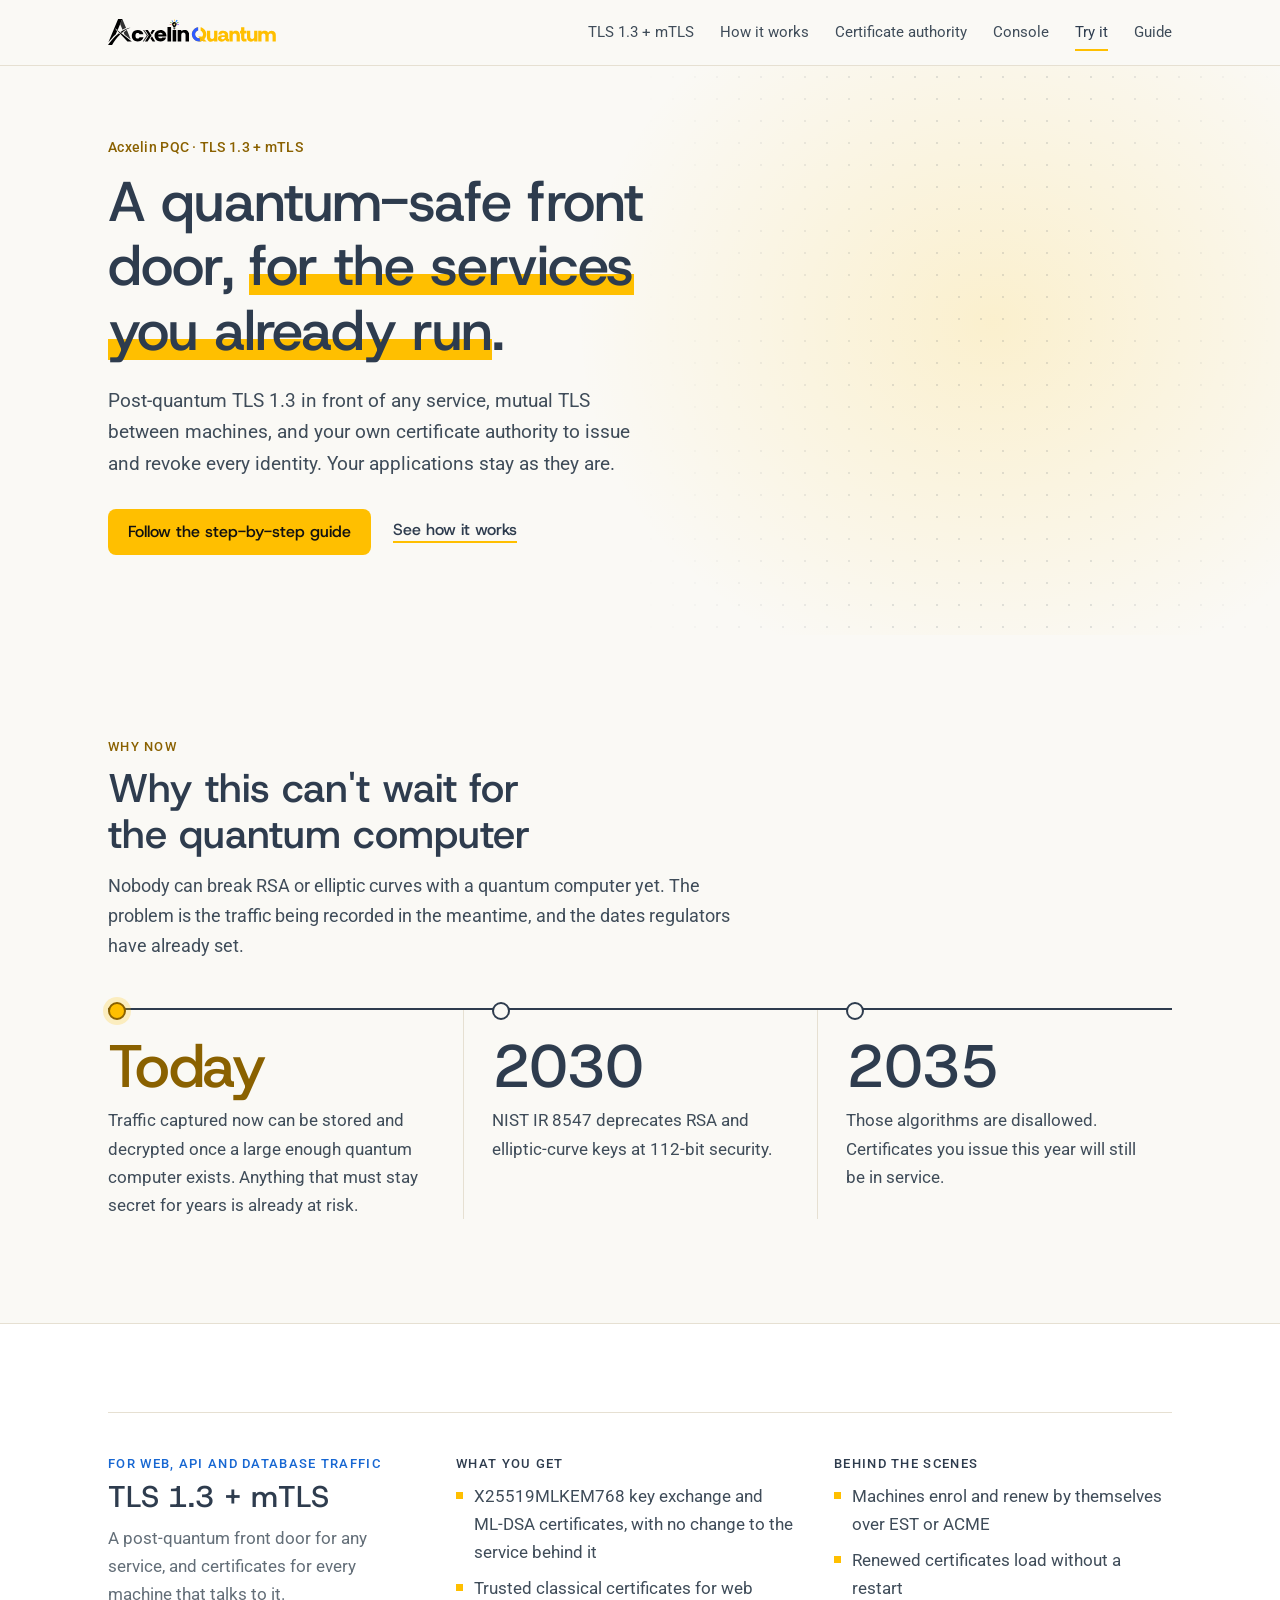
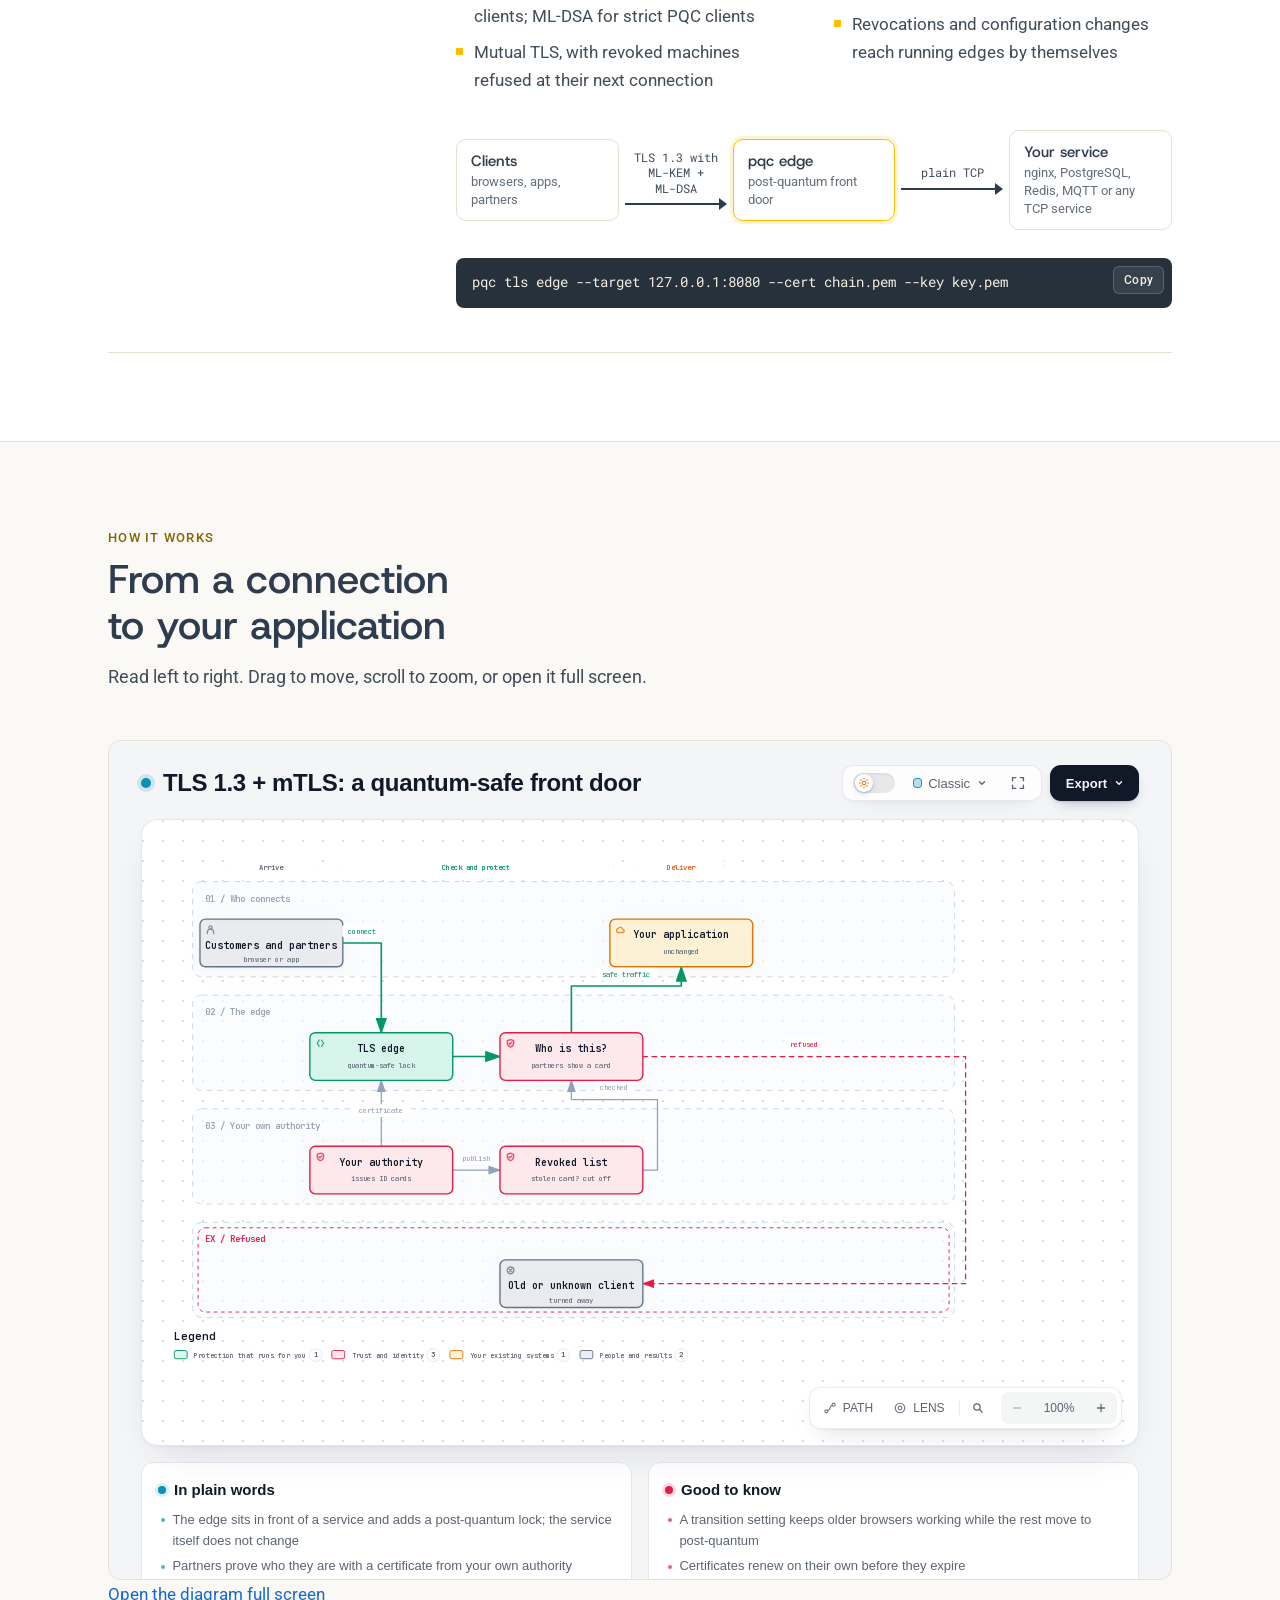
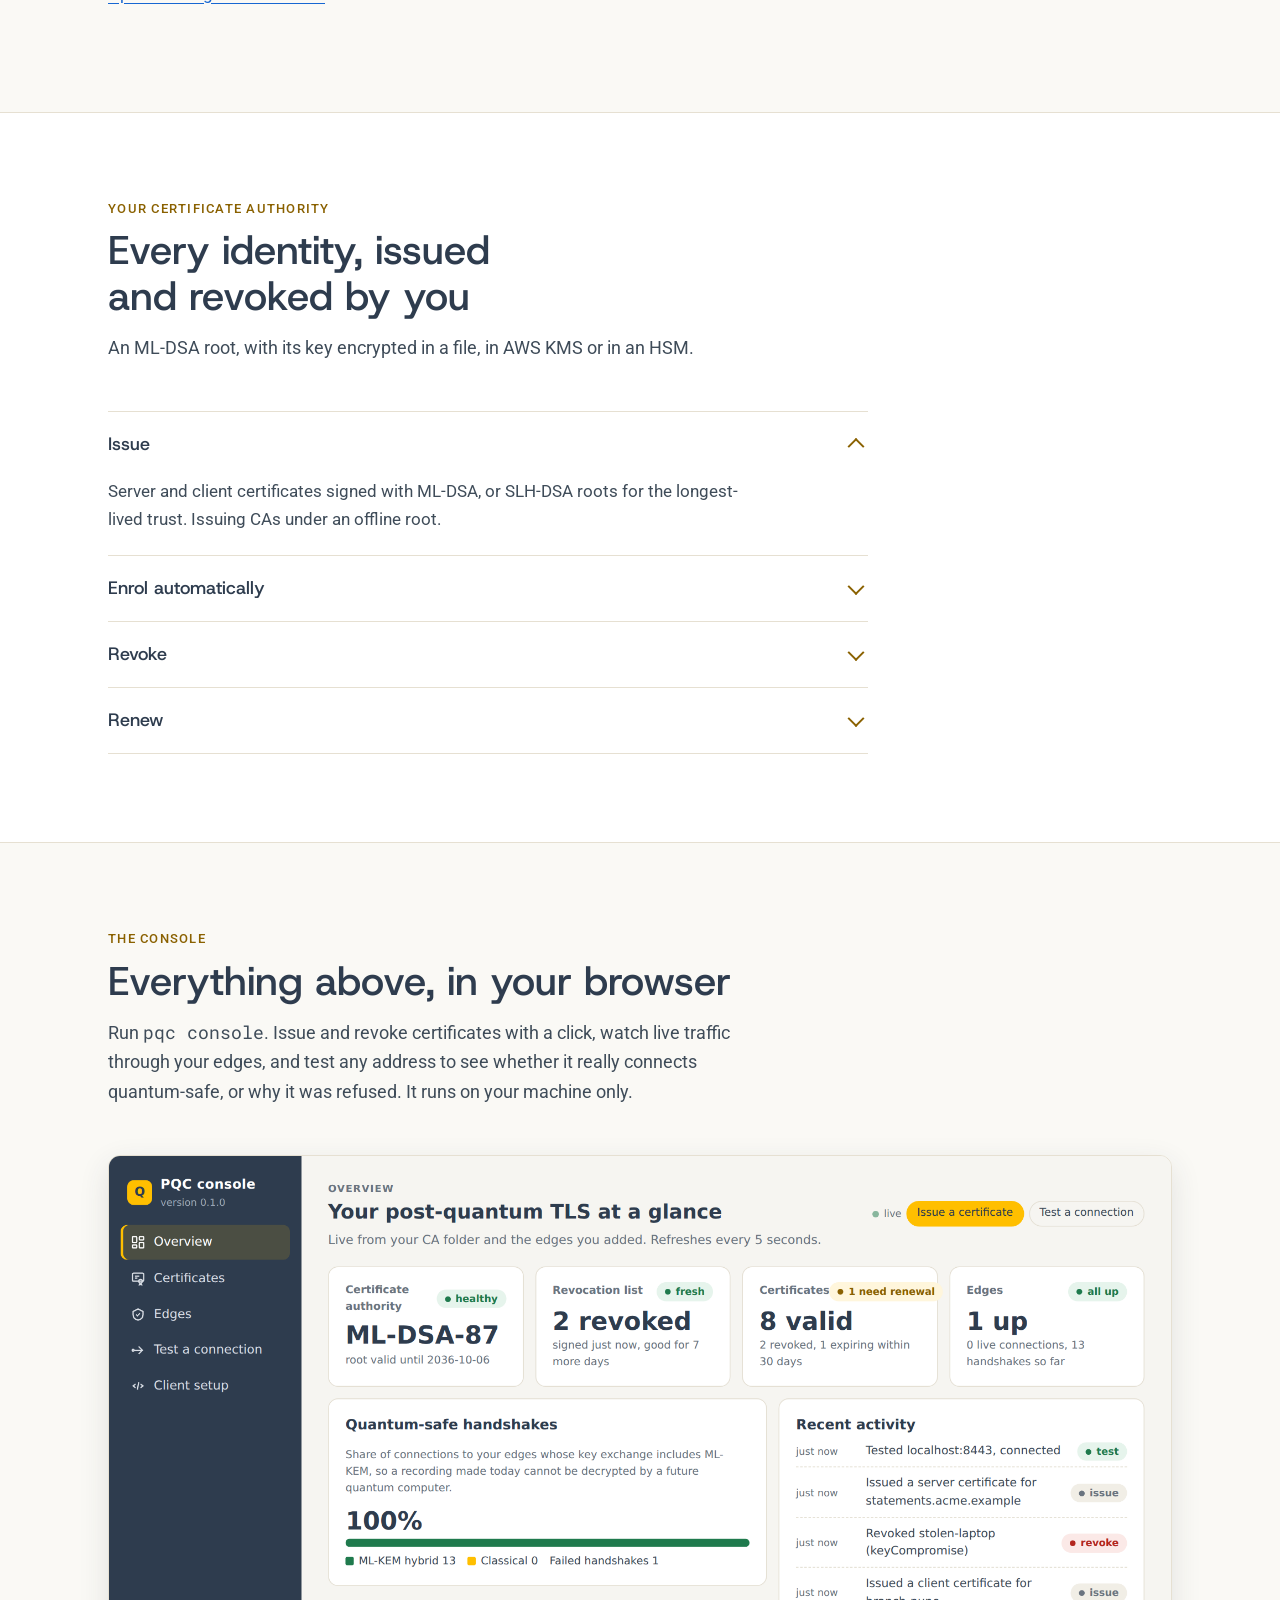
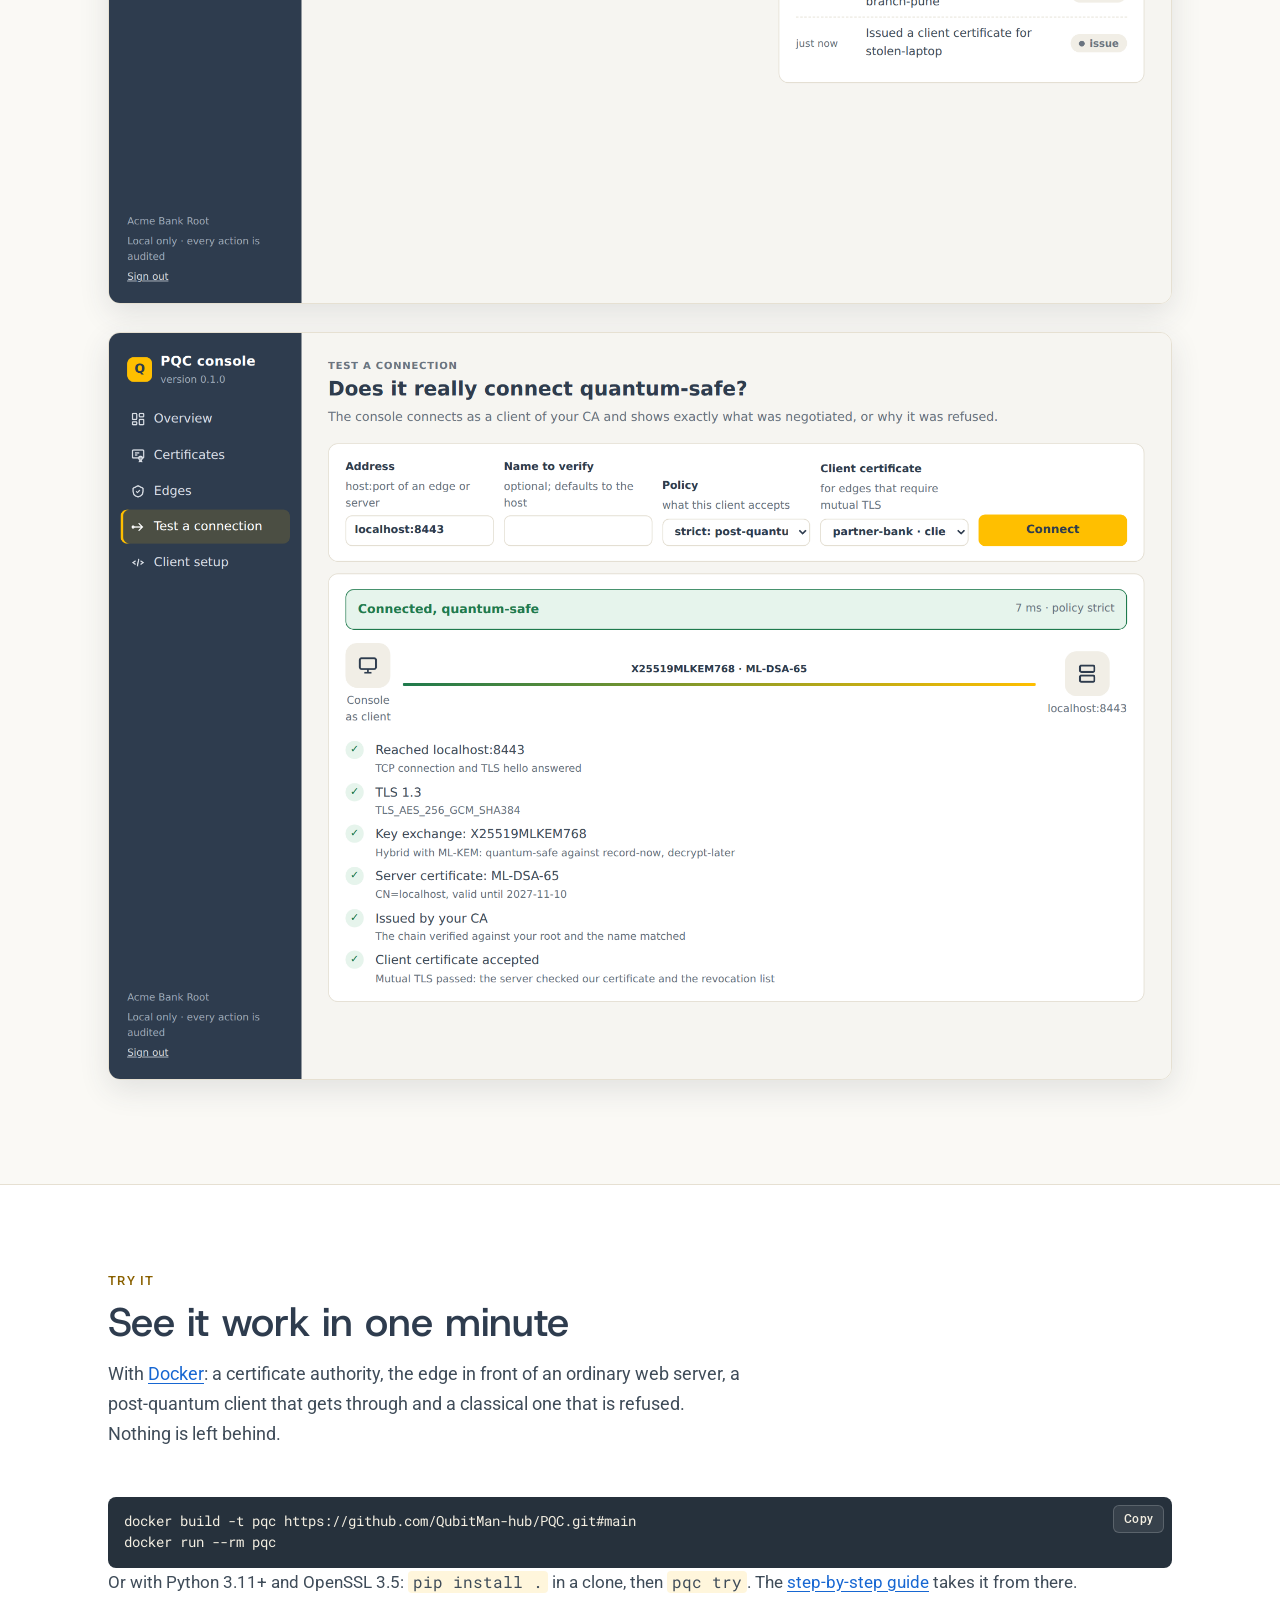
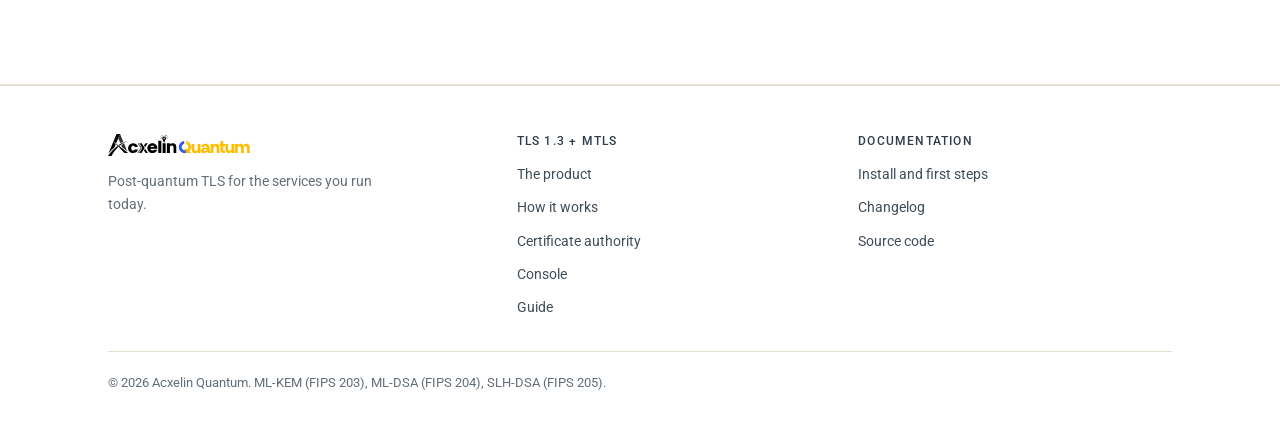
<file: site/index.html>
<!doctype html>
<html lang="en">
<head>
<meta charset="utf-8">
<meta name="viewport" content="width=device-width, initial-scale=1, viewport-fit=cover">
<title>Acxelin PQC: TLS 1.3 + mTLS</title>
<meta name="description" content="Post-quantum TLS 1.3 in front of the services you already run, mutual TLS between them, and your own certificate authority.">
<meta name="theme-color" content="#faf9f5">
<link rel="icon" href="assets/favicon.png" type="image/png">
<link rel="apple-touch-icon" href="assets/apple-touch-icon.png">
<link rel="preload" href="assets/fonts/host-grotesk.woff2" as="font" type="font/woff2" crossorigin>
<link rel="preload" href="assets/fonts/roboto.woff2" as="font" type="font/woff2" crossorigin>
<link rel="stylesheet" href="style.css">
</head>
<body>
<a class="skip" href="#main">Skip to content</a>

<header class="top">
  <div class="wrap">
    <a href="#main" aria-label="Acxelin Quantum, top of page"><img src="assets/acxelin-quantum.svg" alt="Acxelin Quantum" width="537" height="83"></a>
    <nav id="nav" aria-label="Main">
      <a href="#tls">TLS 1.3 + mTLS</a>
      <a href="#how">How it works</a>
      <a href="#ca">Certificate authority</a>
      <a href="#console">Console</a>
      <a href="#use">Try it</a>
      <a href="manual.html">Guide</a>
    </nav>
    <button class="menu" type="button" aria-expanded="false" aria-controls="nav"><span></span>Menu</button>
  </div>
</header>

<main id="main">
  <div class="hero">
    <div class="wrap">
      <div>
        <p class="kicker">Acxelin PQC · TLS 1.3 + mTLS</p>
        <h1>A quantum-safe front door, <span>for the services you already run</span>.</h1>
        <p class="lead">Post-quantum TLS 1.3 in front of any service, mutual TLS between machines, and your own certificate authority to issue and revoke every identity. Your applications stay as they are.</p>
        <div class="actions">
          <a class="btn" href="manual.html">Follow the step-by-step guide</a>
          <a class="link" href="#how">See how it works</a>
        </div>
      </div>
    </div>
  </div>

  <section id="why">
    <div class="wrap">
      <div class="intro">
        <p class="kicker">Why now</p>
        <h2>Why this can't wait for the quantum computer</h2>
        <p>Nobody can break RSA or elliptic curves with a quantum computer yet. The problem is the traffic being recorded in the meantime, and the dates regulators have already set.</p>
      </div>
      <div class="dates">
        <div><strong class="now">Today</strong><p>Traffic captured now can be stored and decrypted once a large enough quantum computer exists. Anything that must stay secret for years is already at risk.</p></div>
        <div><strong>2030</strong><p>NIST IR 8547 deprecates RSA and elliptic-curve keys at 112-bit security.</p></div>
        <div><strong>2035</strong><p>Those algorithms are disallowed. Certificates you issue this year will still be in service.</p></div>
      </div>
    </div>
  </section>

  <section id="tls" class="alt">
    <div class="wrap">
      <article class="product">
        <div class="name"><span>For web, API and database traffic</span><h3>TLS 1.3 + mTLS</h3><p>A post-quantum front door for any service, and certificates for every machine that talks to it.</p></div>
        <div class="detail">
          <div><h4>What you get</h4><ul>
            <li>X25519MLKEM768 key exchange and ML-DSA certificates, with no change to the service behind it</li>
            <li>Trusted classical certificates for web clients; ML-DSA for strict PQC clients</li>
            <li>Mutual TLS, with revoked machines refused at their next connection</li>
          </ul></div>
          <div><h4>Behind the scenes</h4><ul>
            <li>Machines enrol and renew by themselves over EST or ACME</li>
            <li>Renewed certificates load without a restart</li>
            <li>Revocations and configuration changes reach running edges by themselves</li>
          </ul></div>
          <ol class="flow run" aria-label="Clients connect to the edge over post-quantum TLS; the edge passes plain TCP to your unchanged service">
            <li><b>Clients</b><span>browsers, apps, partners</span></li>
            <li class="hop"><span>TLS 1.3 with <i>ML-KEM</i> + <i>ML-DSA</i></span></li>
            <li class="edge"><b>pqc edge</b><span>post-quantum front door</span></li>
            <li class="hop"><span>plain TCP</span></li>
            <li><b>Your service</b><span>nginx, PostgreSQL, Redis, MQTT or any TCP service</span></li>
          </ol>
          <div class="run"><pre>pqc tls edge --target 127.0.0.1:8080 --cert chain.pem --key key.pem</pre></div>
        </div>
      </article>
    </div>
  </section>

  <section id="how">
    <div class="wrap">
      <div class="intro">
        <p class="kicker">How it works</p>
        <h2>From a connection to your application</h2>
        <p>Read left to right. Drag to move, scroll to zoom, or open it full screen.</p>
      </div>
      <iframe class="diagram" src="how-it-works/tls.html" title="TLS 1.3 + mTLS: clients reach the edge, which checks their certificate against your authority and its revocation list, refuses old or unknown clients, and passes safe traffic to your unchanged application" loading="lazy"></iframe>
      <p class="fine"><a href="how-it-works/tls.html">Open the diagram full screen</a></p>
    </div>
  </section>

  <section id="ca" class="alt">
    <div class="wrap">
      <div class="intro">
        <p class="kicker">Your certificate authority</p>
        <h2>Every identity, issued and revoked by you</h2>
        <p>An ML-DSA root, with its key encrypted in a file, in AWS KMS or in an HSM.</p>
      </div>
      <div class="faq">
        <details open><summary>Issue</summary><p>Server and client certificates signed with ML-DSA, or SLH-DSA roots for the longest-lived trust. Issuing CAs under an offline root.</p></details>
        <details><summary>Enrol automatically</summary><p>Machines enrol and renew over EST (RFC 7030) with one-time tokens, or over ACME (RFC 8555); their keys never leave them.</p></details>
        <details><summary>Revoke</summary><p>One command adds a certificate to the revocation list; edges fetch it every minute and refuse that certificate from the next connection.</p></details>
        <details><summary>Renew</summary><p><code>pqc ca maintain</code>, run daily, renews what expires within 30 days and re-signs the revocation list.</p></details>
      </div>
    </div>
  </section>

  <section id="console">
    <div class="wrap">
      <div class="intro">
        <p class="kicker">The console</p>
        <h2>Everything above, in your browser</h2>
        <p>Run <code>pqc console</code>. Issue and revoke certificates with a click, watch live traffic through your edges, and test any address to see whether it really connects quantum-safe, or why it was refused. It runs on your machine only.</p>
      </div>
      <figure class="shot"><img src="assets/console-overview.png" alt="The console's overview: CA health, revocation list, certificates, edges and quantum-safe handshakes" width="1280" height="900" loading="lazy"></figure>
      <figure class="shot"><img src="assets/console-test.png" alt="Testing a connection: X25519MLKEM768 key exchange, ML-DSA-65 certificate, issued by your CA, client certificate accepted" width="1280" height="900" loading="lazy"></figure>
    </div>
  </section>

  <section id="use" class="alt">
    <div class="wrap">
      <div class="intro">
        <p class="kicker">Try it</p>
        <h2>See it work in one minute</h2>
        <p>With <a href="https://www.docker.com/products/docker-desktop/">Docker</a>: a certificate authority, the edge in front of an ordinary web server, a post-quantum client that gets through and a classical one that is refused. Nothing is left behind.</p>
      </div>
      <pre>docker build -t pqc https://github.com/QubitMan-hub/PQC.git#main
docker run --rm pqc</pre>
      <p class="fine">Or with Python 3.11+ and OpenSSL 3.5: <code>pip install .</code> in a clone, then <code>pqc try</code>. The <a href="manual.html">step-by-step guide</a> takes it from there.</p>
    </div>
  </section>


</main>

<footer>
  <div class="wrap">
    <div class="brand">
      <a href="#main" aria-label="Acxelin PQC"><img src="assets/acxelin-quantum.svg" alt="Acxelin Quantum" width="537" height="83"></a>
      <p>Post-quantum TLS for the services you run today.</p>
    </div>
    <nav aria-label="Footer">
      <div><b>TLS 1.3 + mTLS</b><a href="#tls">The product</a><a href="#how">How it works</a><a href="#ca">Certificate authority</a><a href="#console">Console</a><a href="manual.html">Guide</a></div>
      <div><b>Documentation</b><a href="https://github.com/QubitMan-hub/PQC#install">Install and first steps</a><a href="https://github.com/QubitMan-hub/PQC/blob/main/CHANGELOG.md">Changelog</a><a href="https://github.com/QubitMan-hub/PQC">Source code</a></div>
    </nav>
    <small>© 2026 Acxelin Quantum. ML-KEM (FIPS 203), ML-DSA (FIPS 204), SLH-DSA (FIPS 205).</small>
  </div>
</footer>
<script src="site.js" defer></script>
</body>
</html>
</file>
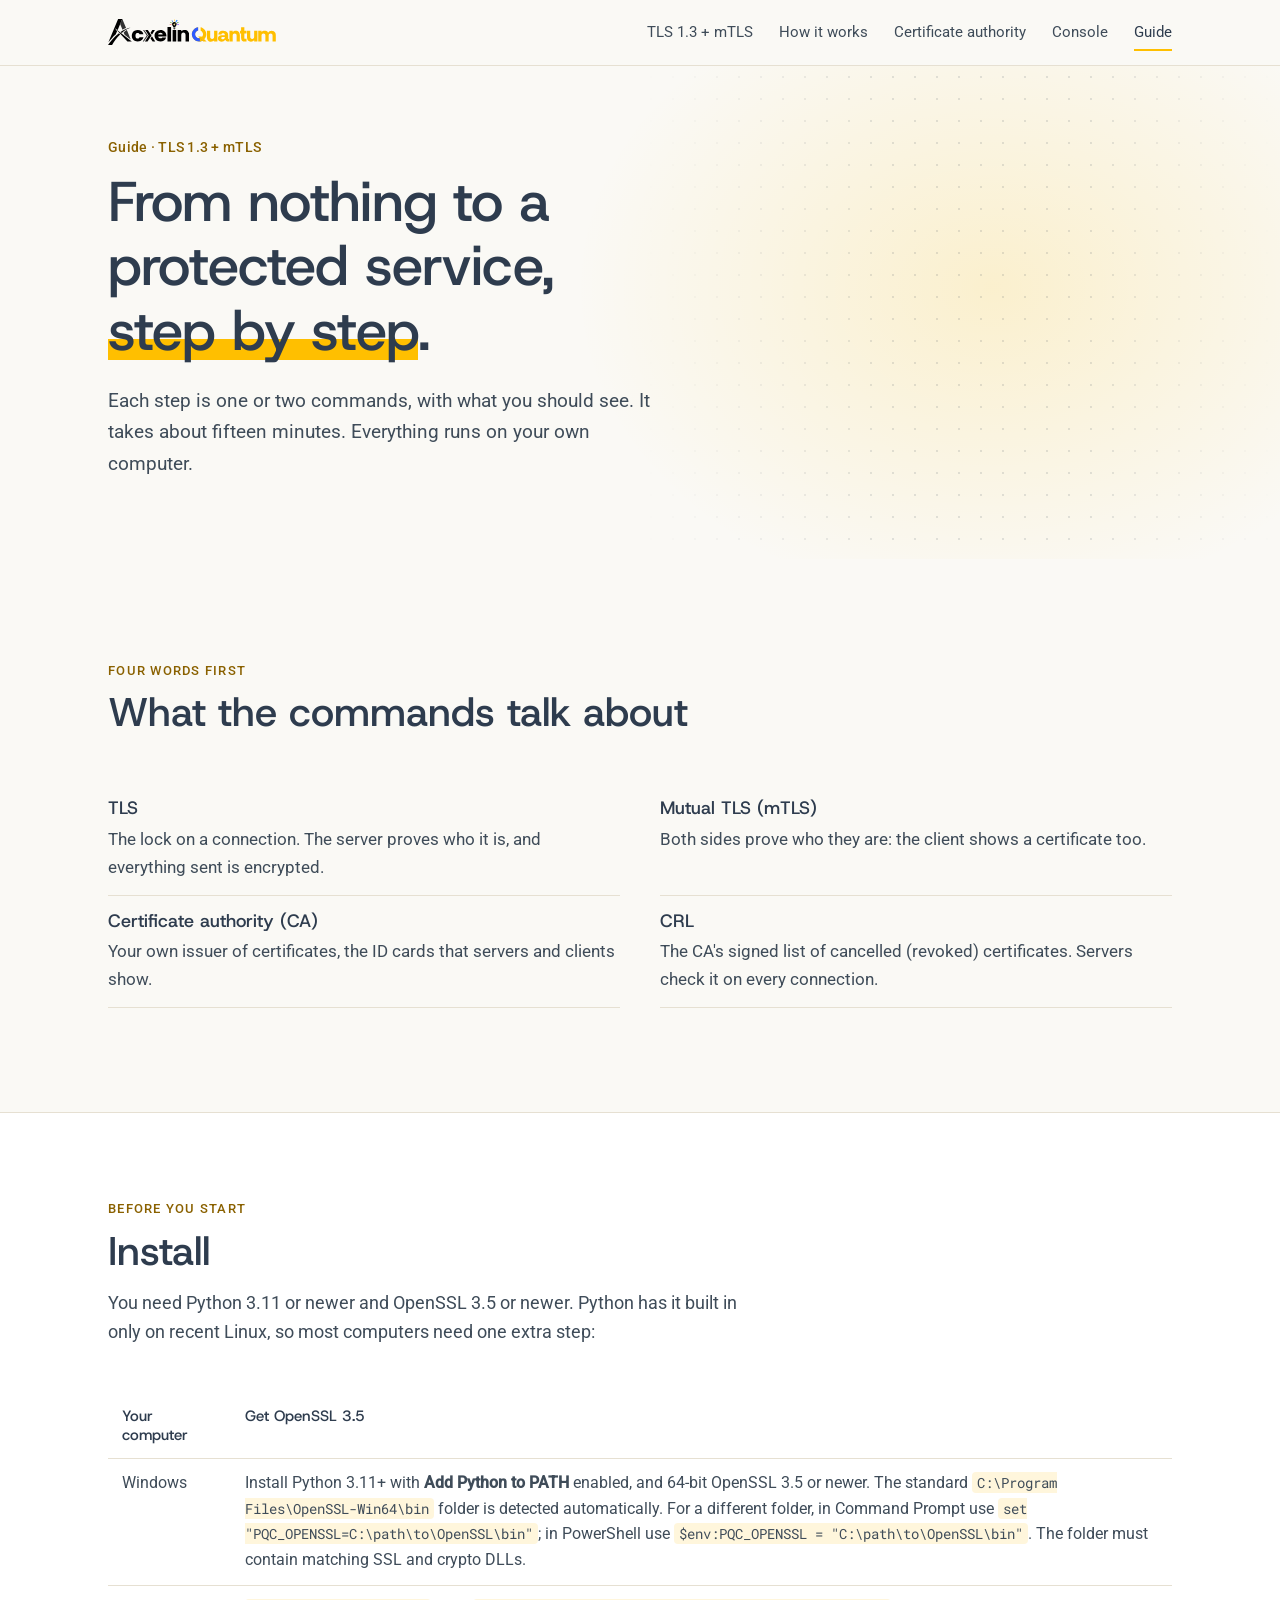
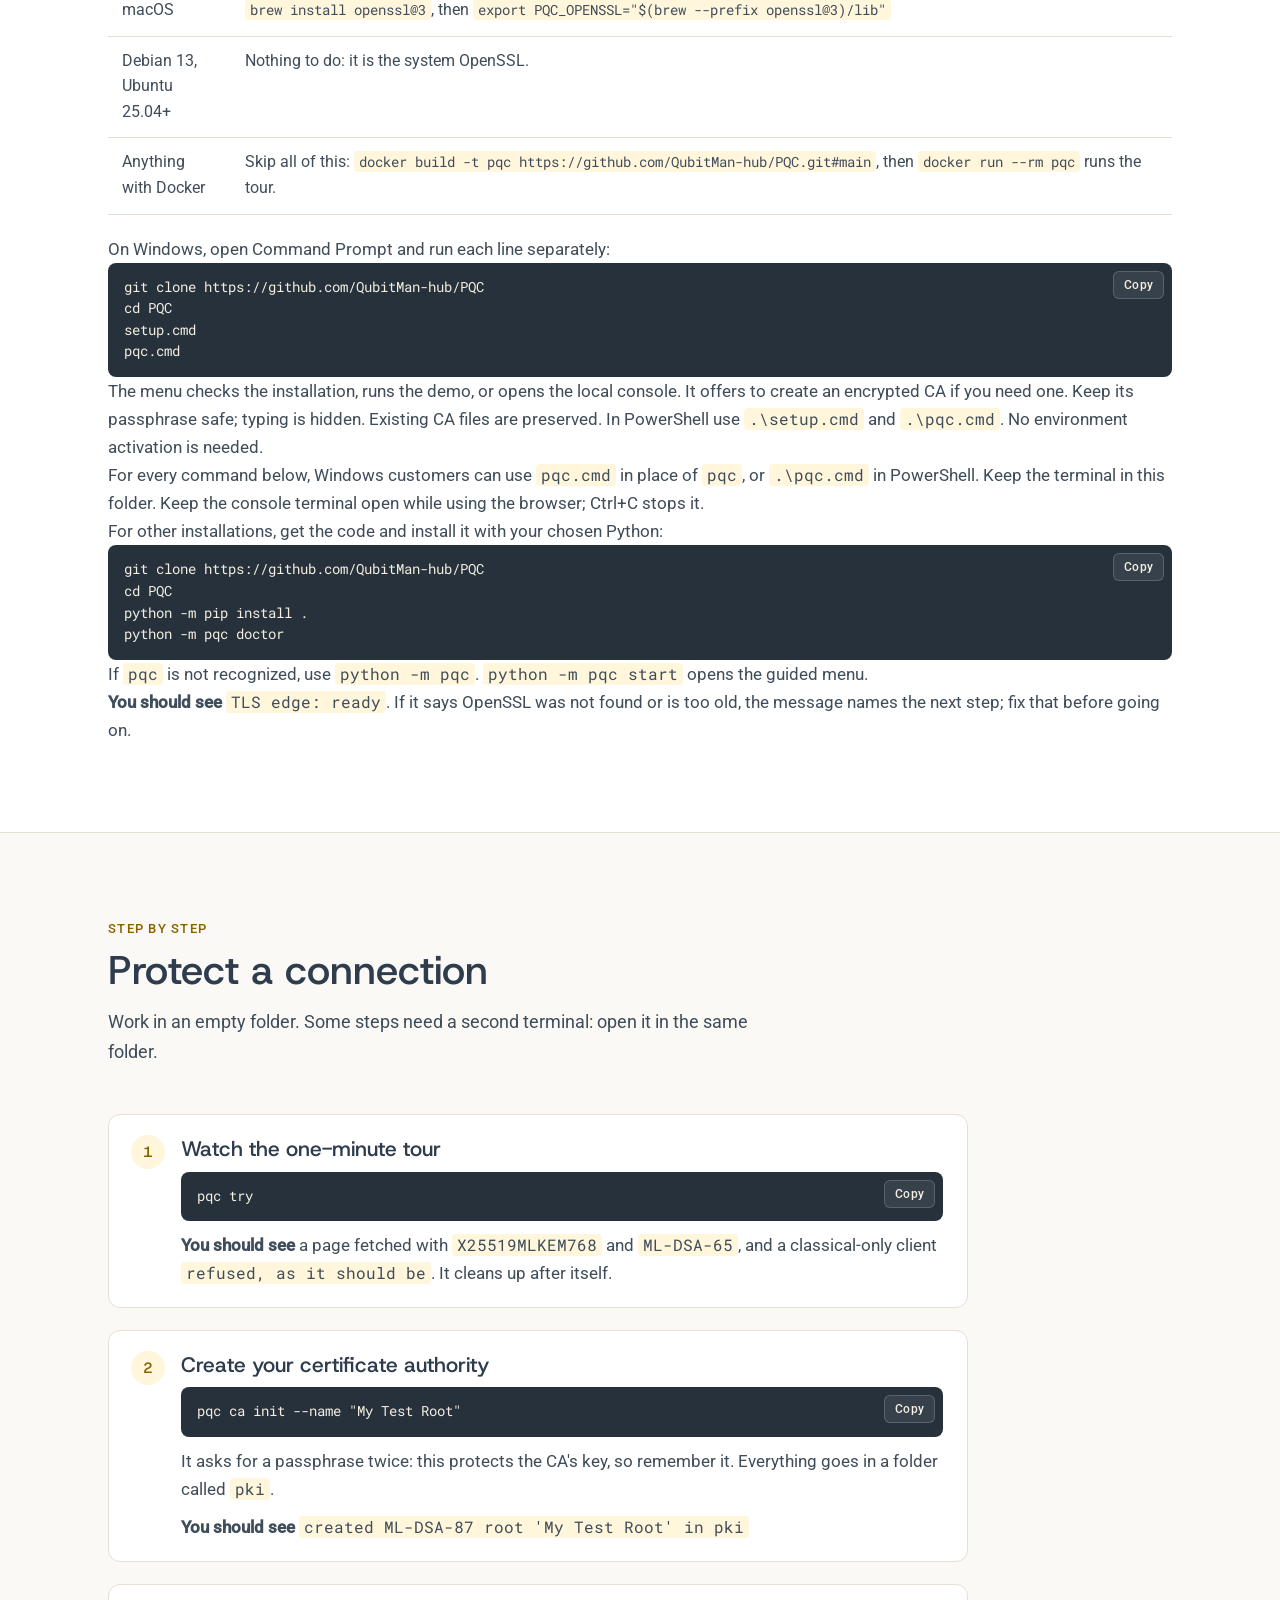
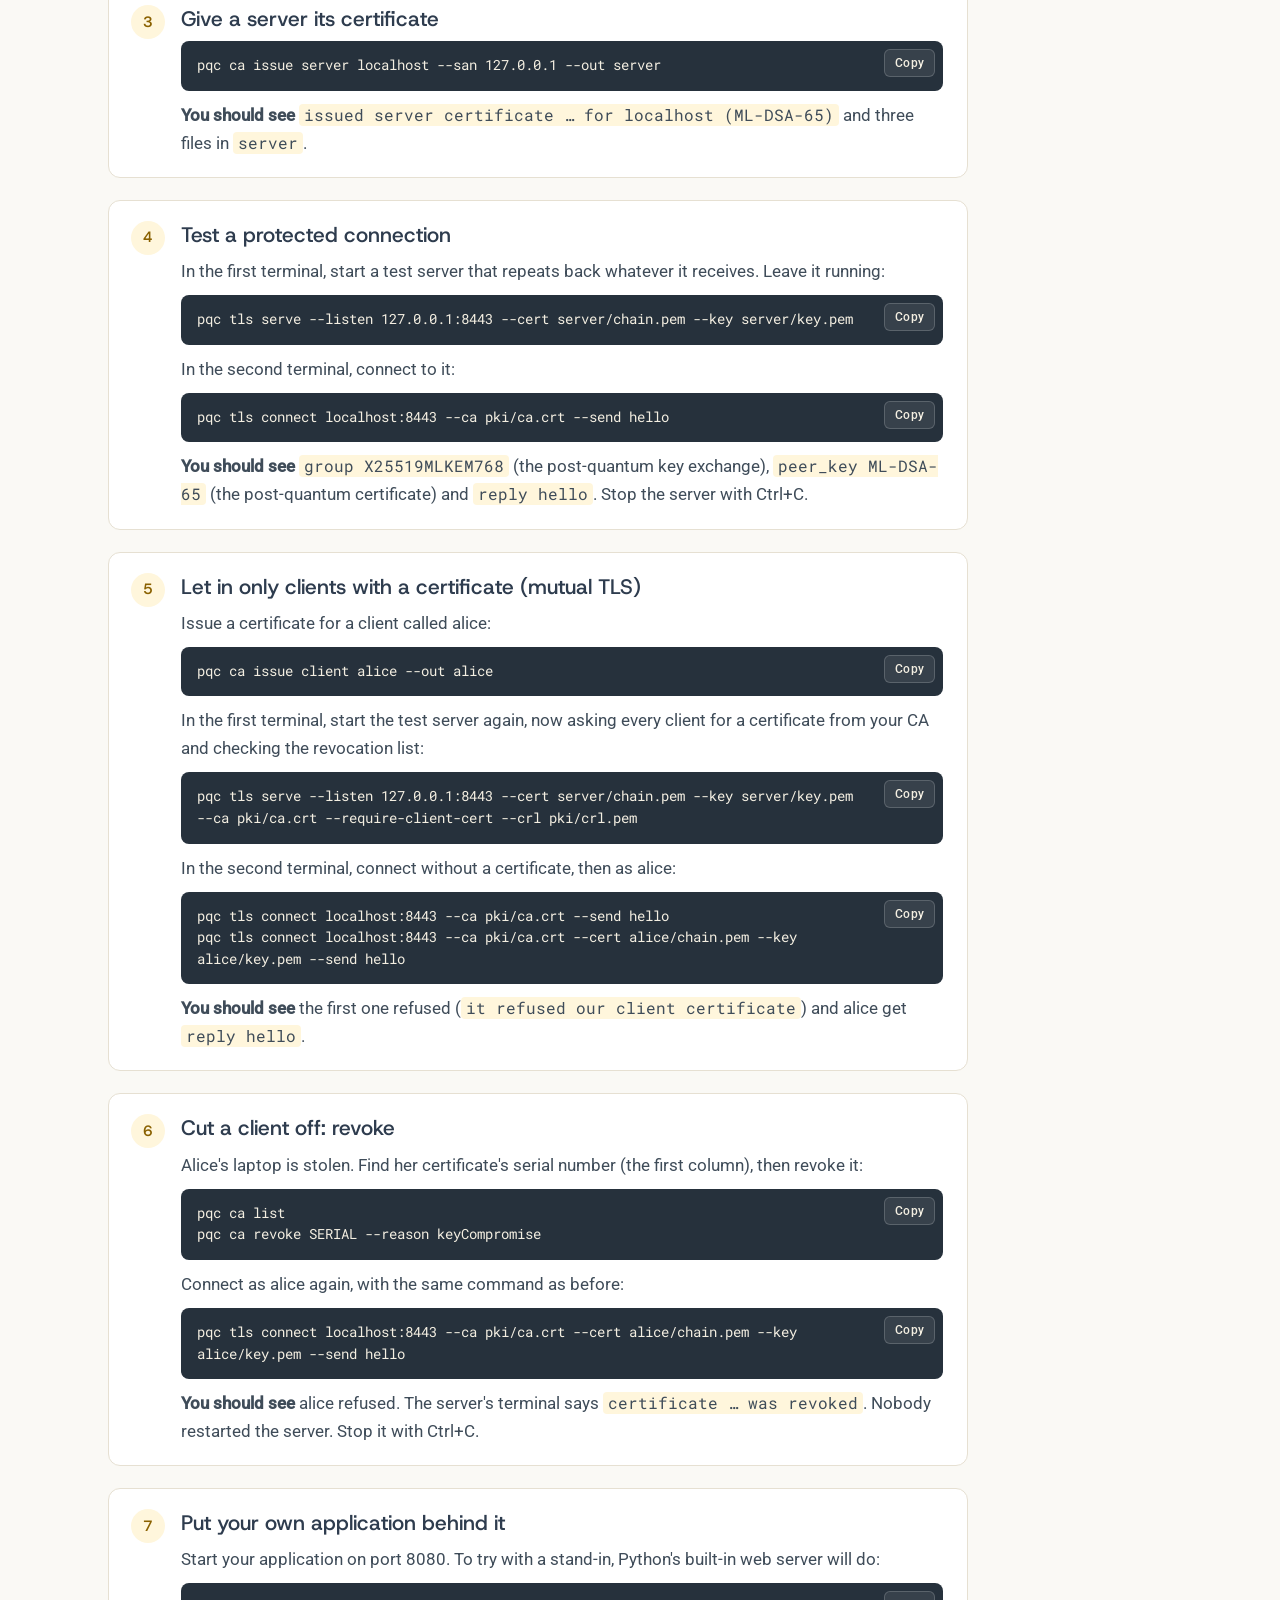
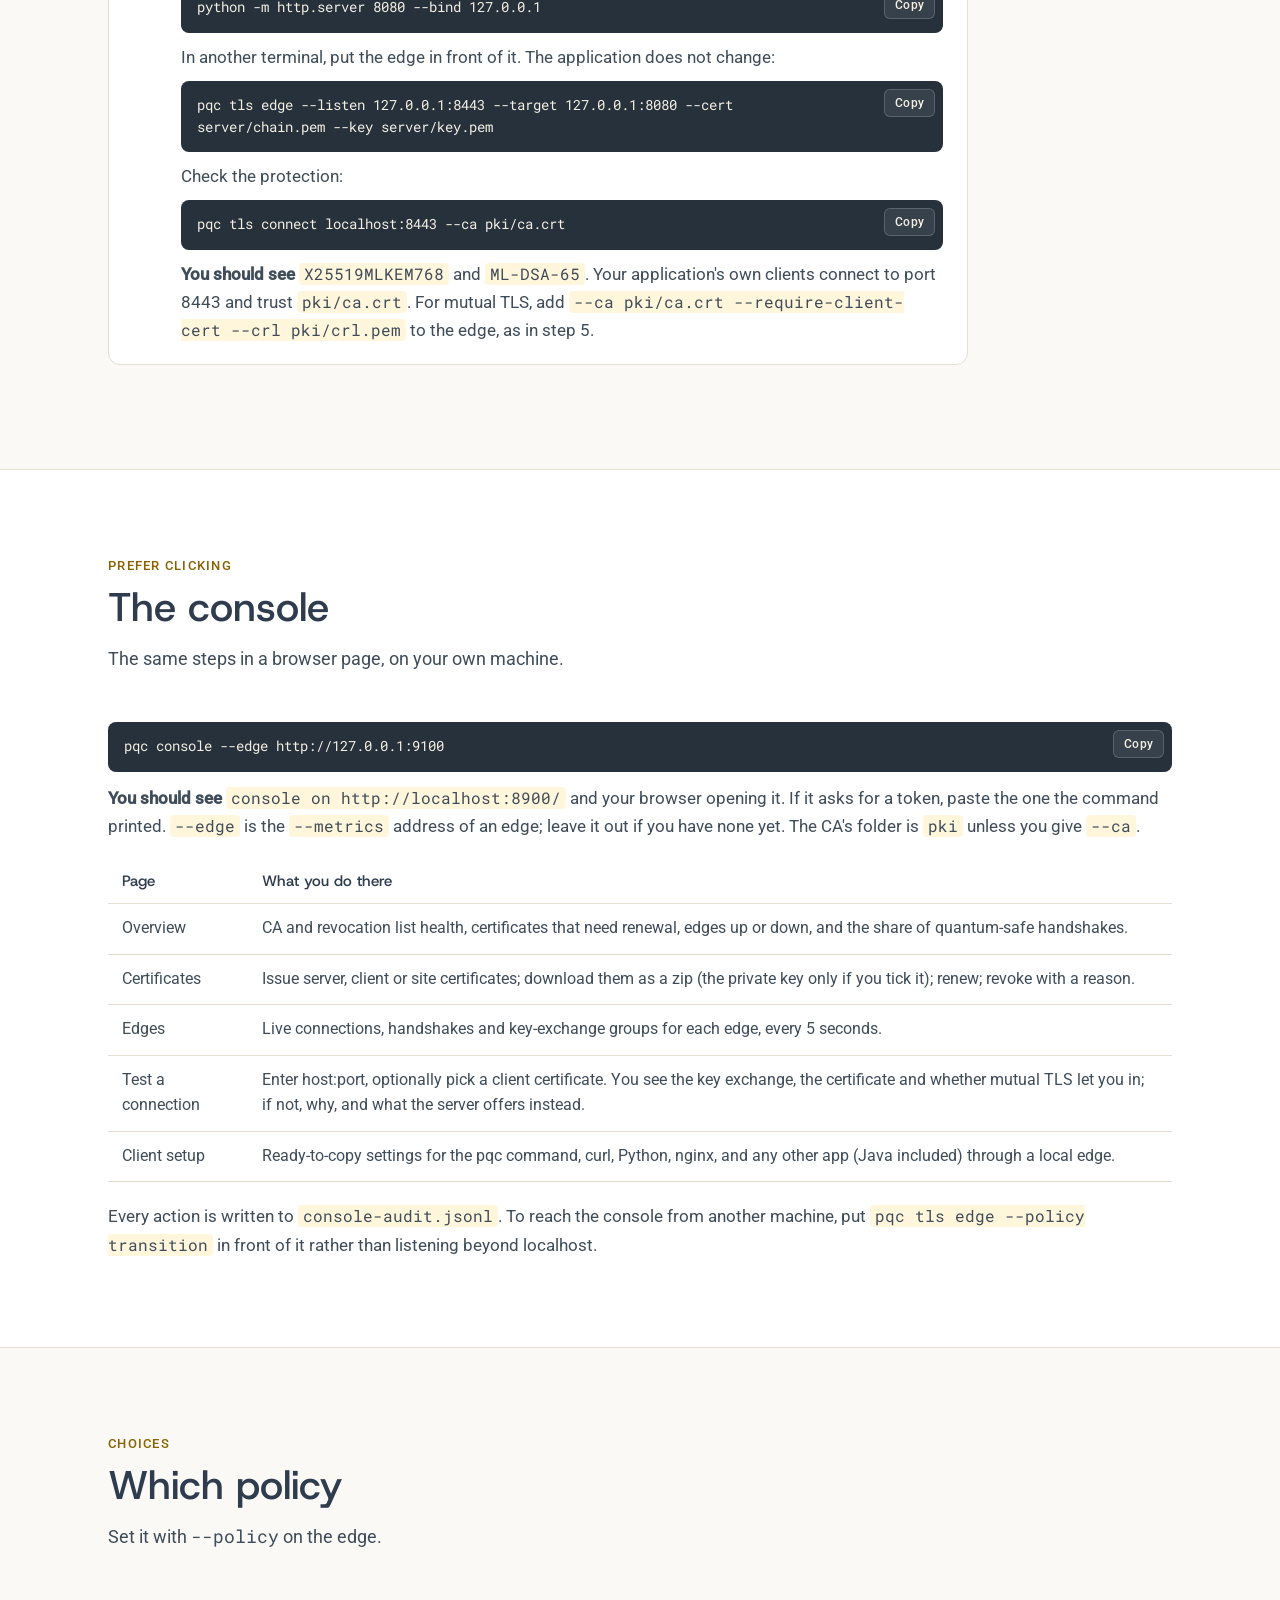
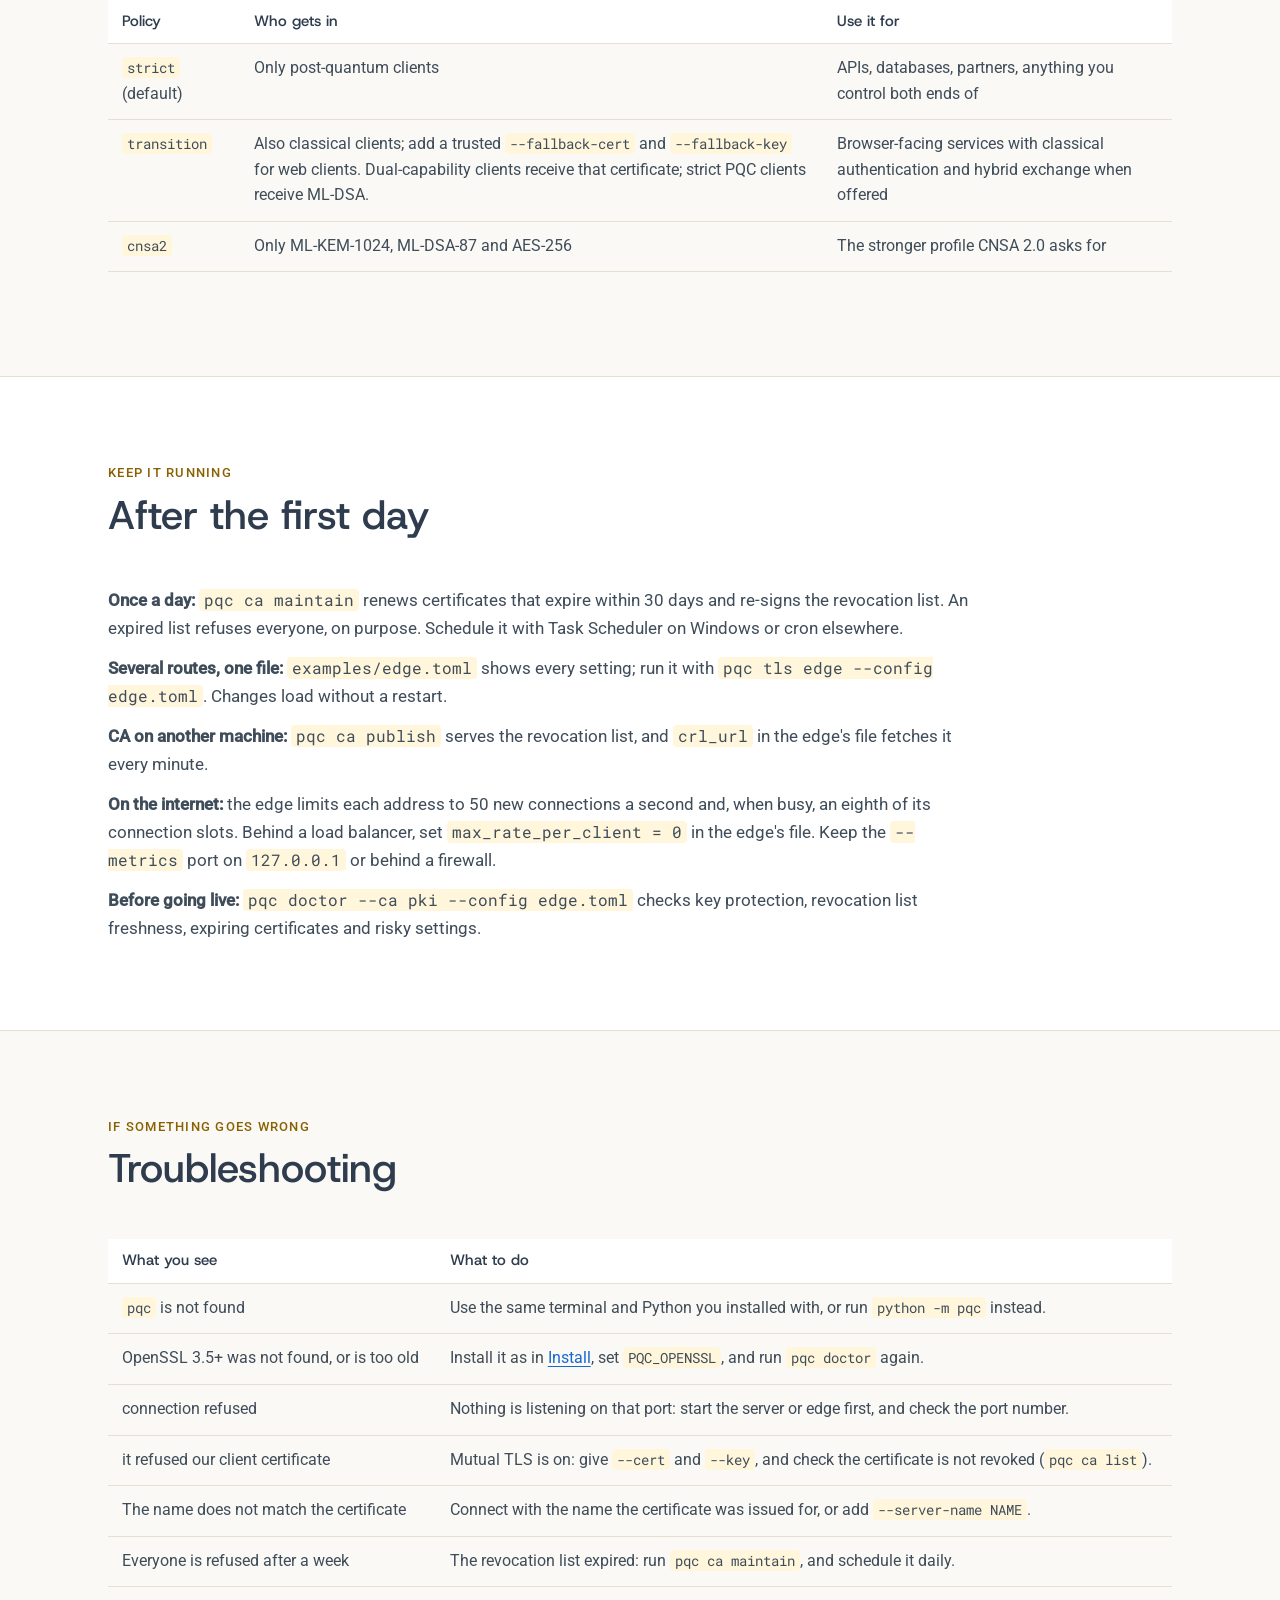
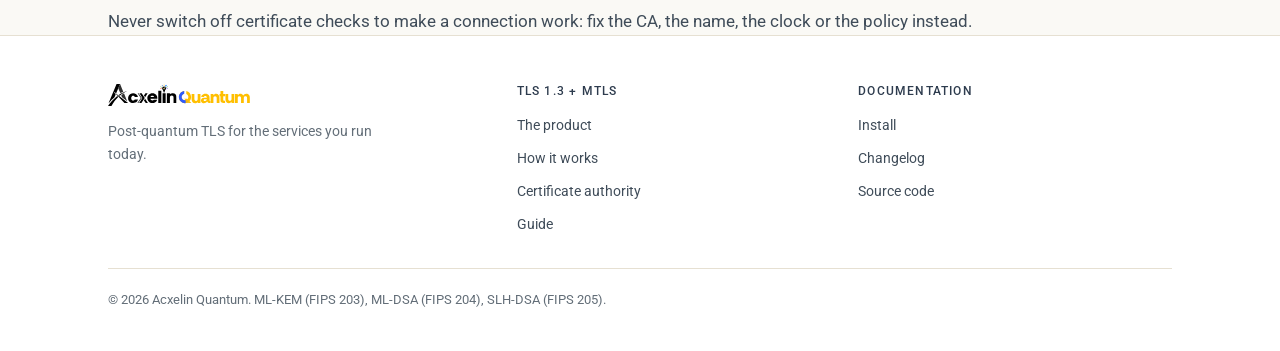
<file: site/manual.html>
<!doctype html>
<html lang="en">
<head>
<meta charset="utf-8">
<meta name="viewport" content="width=device-width, initial-scale=1, viewport-fit=cover">
<title>Guide · Acxelin PQC: TLS 1.3 + mTLS</title>
<meta name="description" content="Step by step: install, create your certificate authority, protect a connection, require client certificates, revoke one, and put your own application behind the post-quantum edge.">
<meta name="theme-color" content="#faf9f5">
<link rel="icon" href="assets/favicon.png" type="image/png">
<link rel="apple-touch-icon" href="assets/apple-touch-icon.png">
<link rel="preload" href="assets/fonts/host-grotesk.woff2" as="font" type="font/woff2" crossorigin>
<link rel="preload" href="assets/fonts/roboto.woff2" as="font" type="font/woff2" crossorigin>
<link rel="stylesheet" href="style.css">
</head>
<body>
<a class="skip" href="#main">Skip to content</a>

<header class="top">
  <div class="wrap">
    <a href="index.html" aria-label="Acxelin PQC home"><img src="assets/acxelin-quantum.svg" alt="Acxelin Quantum" width="537" height="83"></a>
    <nav id="nav" aria-label="Main">
      <a href="index.html#tls">TLS 1.3 + mTLS</a>
      <a href="index.html#how">How it works</a>
      <a href="index.html#ca">Certificate authority</a>
      <a href="index.html#console">Console</a>
      <a href="manual.html" aria-current="page">Guide</a>
    </nav>
    <button class="menu" type="button" aria-expanded="false" aria-controls="nav"><span></span>Menu</button>
  </div>
</header>

<main id="main">
  <div class="hero">
    <div class="wrap">
      <div>
        <p class="kicker">Guide · TLS 1.3 + mTLS</p>
        <h1>From nothing to a protected service, <span>step by step</span>.</h1>
        <p class="lead">Each step is one or two commands, with what you should see. It takes about fifteen minutes. Everything runs on your own computer.</p>
      </div>
    </div>
  </div>

  <section id="words">
    <div class="wrap">
      <div class="intro">
        <p class="kicker">Four words first</p>
        <h2>What the commands talk about</h2>
      </div>
      <dl class="words">
        <div><dt>TLS</dt><dd>The lock on a connection. The server proves who it is, and everything sent is encrypted.</dd></div>
        <div><dt>Mutual TLS (mTLS)</dt><dd>Both sides prove who they are: the client shows a certificate too.</dd></div>
        <div><dt>Certificate authority (CA)</dt><dd>Your own issuer of certificates, the ID cards that servers and clients show.</dd></div>
        <div><dt>CRL</dt><dd>The CA's signed list of cancelled (revoked) certificates. Servers check it on every connection.</dd></div>
      </dl>
    </div>
  </section>

  <section id="install" class="alt">
    <div class="wrap">
      <div class="intro">
        <p class="kicker">Before you start</p>
        <h2>Install</h2>
        <p>You need Python 3.11 or newer and OpenSSL 3.5 or newer. Python has it built in only on recent Linux, so most computers need one extra step:</p>
      </div>
      <table class="plain">
        <tr><th>Your computer</th><th>Get OpenSSL 3.5</th></tr>
        <tr><td>Windows</td><td>Install Python 3.11+ with <b>Add Python to PATH</b> enabled, and 64-bit OpenSSL 3.5 or newer. The standard <code>C:\Program Files\OpenSSL-Win64\bin</code> folder is detected automatically. For a different folder, in Command Prompt use <code>set "PQC_OPENSSL=C:\path\to\OpenSSL\bin"</code>; in PowerShell use <code>$env:PQC_OPENSSL = "C:\path\to\OpenSSL\bin"</code>. The folder must contain matching SSL and crypto DLLs.</td></tr>
        <tr><td>macOS</td><td><code>brew install openssl@3</code>, then <code>export PQC_OPENSSL="$(brew --prefix openssl@3)/lib"</code></td></tr>
        <tr><td>Debian 13, Ubuntu 25.04+</td><td>Nothing to do: it is the system OpenSSL.</td></tr>
        <tr><td>Anything with Docker</td><td>Skip all of this: <code>docker build -t pqc https://github.com/QubitMan-hub/PQC.git#main</code>, then <code>docker run --rm pqc</code> runs the tour.</td></tr>
      </table>
      <p>On Windows, open Command Prompt and run each line separately:</p>
      <pre>git clone https://github.com/QubitMan-hub/PQC
cd PQC
setup.cmd
pqc.cmd</pre>
      <p class="fine">The menu checks the installation, runs the demo, or opens the local console. It offers to create an encrypted CA if you need one. Keep its passphrase safe; typing is hidden. Existing CA files are preserved. In PowerShell use <code>.\setup.cmd</code> and <code>.\pqc.cmd</code>. No environment activation is needed.</p>
      <p class="fine">For every command below, Windows customers can use <code>pqc.cmd</code> in place of <code>pqc</code>, or <code>.\pqc.cmd</code> in PowerShell. Keep the terminal in this folder. Keep the console terminal open while using the browser; Ctrl+C stops it.</p>
      <p>For other installations, get the code and install it with your chosen Python:</p>
      <pre>git clone https://github.com/QubitMan-hub/PQC
cd PQC
python -m pip install .
python -m pqc doctor</pre>
      <p class="fine">If <code>pqc</code> is not recognized, use <code>python -m pqc</code>. <code>python -m pqc start</code> opens the guided menu.</p>
      <p class="fine"><b>You should see</b> <code>TLS edge: ready</code>. If it says OpenSSL was not found or is too old, the message names the next step; fix that before going on.</p>
    </div>
  </section>

  <section id="steps">
    <div class="wrap">
      <div class="intro">
        <p class="kicker">Step by step</p>
        <h2>Protect a connection</h2>
        <p>Work in an empty folder. Some steps need a second terminal: open it in the same folder.</p>
      </div>
      <ol class="steps">
        <li>
          <h3>Watch the one-minute tour</h3>
          <pre>pqc try</pre>
          <p class="fine"><b>You should see</b> a page fetched with <code>X25519MLKEM768</code> and <code>ML-DSA-65</code>, and a classical-only client <code>refused, as it should be</code>. It cleans up after itself.</p>
        </li>
        <li>
          <h3>Create your certificate authority</h3>
          <pre>pqc ca init --name "My Test Root"</pre>
          <p>It asks for a passphrase twice: this protects the CA's key, so remember it. Everything goes in a folder called <code>pki</code>.</p>
          <p class="fine"><b>You should see</b> <code>created ML-DSA-87 root 'My Test Root' in pki</code></p>
        </li>
        <li>
          <h3>Give a server its certificate</h3>
          <pre>pqc ca issue server localhost --san 127.0.0.1 --out server</pre>
          <p class="fine"><b>You should see</b> <code>issued server certificate … for localhost (ML-DSA-65)</code> and three files in <code>server</code>.</p>
        </li>
        <li>
          <h3>Test a protected connection</h3>
          <p>In the first terminal, start a test server that repeats back whatever it receives. Leave it running:</p>
          <pre>pqc tls serve --listen 127.0.0.1:8443 --cert server/chain.pem --key server/key.pem</pre>
          <p>In the second terminal, connect to it:</p>
          <pre>pqc tls connect localhost:8443 --ca pki/ca.crt --send hello</pre>
          <p class="fine"><b>You should see</b> <code>group X25519MLKEM768</code> (the post-quantum key exchange), <code>peer_key ML-DSA-65</code> (the post-quantum certificate) and <code>reply hello</code>. Stop the server with Ctrl+C.</p>
        </li>
        <li>
          <h3>Let in only clients with a certificate (mutual TLS)</h3>
          <p>Issue a certificate for a client called alice:</p>
          <pre>pqc ca issue client alice --out alice</pre>
          <p>In the first terminal, start the test server again, now asking every client for a certificate from your CA and checking the revocation list:</p>
          <pre>pqc tls serve --listen 127.0.0.1:8443 --cert server/chain.pem --key server/key.pem --ca pki/ca.crt --require-client-cert --crl pki/crl.pem</pre>
          <p>In the second terminal, connect without a certificate, then as alice:</p>
          <pre>pqc tls connect localhost:8443 --ca pki/ca.crt --send hello
pqc tls connect localhost:8443 --ca pki/ca.crt --cert alice/chain.pem --key alice/key.pem --send hello</pre>
          <p class="fine"><b>You should see</b> the first one refused (<code>it refused our client certificate</code>) and alice get <code>reply hello</code>.</p>
        </li>
        <li>
          <h3>Cut a client off: revoke</h3>
          <p>Alice's laptop is stolen. Find her certificate's serial number (the first column), then revoke it:</p>
          <pre>pqc ca list
pqc ca revoke SERIAL --reason keyCompromise</pre>
          <p>Connect as alice again, with the same command as before:</p>
          <pre>pqc tls connect localhost:8443 --ca pki/ca.crt --cert alice/chain.pem --key alice/key.pem --send hello</pre>
          <p class="fine"><b>You should see</b> alice refused. The server's terminal says <code>certificate … was revoked</code>. Nobody restarted the server. Stop it with Ctrl+C.</p>
        </li>
        <li>
          <h3>Put your own application behind it</h3>
          <p>Start your application on port 8080. To try with a stand-in, Python's built-in web server will do:</p>
          <pre>python -m http.server 8080 --bind 127.0.0.1</pre>
          <p>In another terminal, put the edge in front of it. The application does not change:</p>
          <pre>pqc tls edge --listen 127.0.0.1:8443 --target 127.0.0.1:8080 --cert server/chain.pem --key server/key.pem</pre>
          <p>Check the protection:</p>
          <pre>pqc tls connect localhost:8443 --ca pki/ca.crt</pre>
          <p class="fine"><b>You should see</b> <code>X25519MLKEM768</code> and <code>ML-DSA-65</code>. Your application's own clients connect to port 8443 and trust <code>pki/ca.crt</code>. For mutual TLS, add <code>--ca pki/ca.crt --require-client-cert --crl pki/crl.pem</code> to the edge, as in step 5.</p>
        </li>
      </ol>
    </div>
  </section>

  <section id="console" class="alt">
    <div class="wrap">
      <div class="intro">
        <p class="kicker">Prefer clicking</p>
        <h2>The console</h2>
        <p>The same steps in a browser page, on your own machine.</p>
      </div>
      <pre>pqc console --edge http://127.0.0.1:9100</pre>
      <p class="fine"><b>You should see</b> <code>console on http://localhost:8900/</code> and your browser opening it. If it asks for a token, paste the one the command printed. <code>--edge</code> is the <code>--metrics</code> address of an edge; leave it out if you have none yet. The CA's folder is <code>pki</code> unless you give <code>--ca</code>.</p>
      <table class="plain">
        <tr><th>Page</th><th>What you do there</th></tr>
        <tr><td>Overview</td><td>CA and revocation list health, certificates that need renewal, edges up or down, and the share of quantum-safe handshakes.</td></tr>
        <tr><td>Certificates</td><td>Issue server, client or site certificates; download them as a zip (the private key only if you tick it); renew; revoke with a reason.</td></tr>
        <tr><td>Edges</td><td>Live connections, handshakes and key-exchange groups for each edge, every 5 seconds.</td></tr>
        <tr><td>Test a connection</td><td>Enter host:port, optionally pick a client certificate. You see the key exchange, the certificate and whether mutual TLS let you in; if not, why, and what the server offers instead.</td></tr>
        <tr><td>Client setup</td><td>Ready-to-copy settings for the pqc command, curl, Python, nginx, and any other app (Java included) through a local edge.</td></tr>
      </table>
      <p class="fine">Every action is written to <code>console-audit.jsonl</code>. To reach the console from another machine, put <code>pqc tls edge --policy transition</code> in front of it rather than listening beyond localhost.</p>
    </div>
  </section>

  <section id="choose">
    <div class="wrap">
      <div class="intro">
        <p class="kicker">Choices</p>
        <h2>Which policy</h2>
        <p>Set it with <code>--policy</code> on the edge.</p>
      </div>
      <table class="plain">
        <tr><th>Policy</th><th>Who gets in</th><th>Use it for</th></tr>
        <tr><td><code>strict</code> (default)</td><td>Only post-quantum clients</td><td>APIs, databases, partners, anything you control both ends of</td></tr>
        <tr><td><code>transition</code></td><td>Also classical clients; add a trusted <code>--fallback-cert</code> and <code>--fallback-key</code> for web clients. Dual-capability clients receive that certificate; strict PQC clients receive ML-DSA.</td><td>Browser-facing services with classical authentication and hybrid exchange when offered</td></tr>
        <tr><td><code>cnsa2</code></td><td>Only ML-KEM-1024, ML-DSA-87 and AES-256</td><td>The stronger profile CNSA 2.0 asks for</td></tr>
      </table>
    </div>
  </section>

  <section id="run" class="alt">
    <div class="wrap">
      <div class="intro">
        <p class="kicker">Keep it running</p>
        <h2>After the first day</h2>
      </div>
      <ul class="tick">
        <li><b>Once a day:</b> <code>pqc ca maintain</code> renews certificates that expire within 30 days and re-signs the revocation list. An expired list refuses everyone, on purpose. Schedule it with Task Scheduler on Windows or cron elsewhere.</li>
        <li><b>Several routes, one file:</b> <code>examples/edge.toml</code> shows every setting; run it with <code>pqc tls edge --config edge.toml</code>. Changes load without a restart.</li>
        <li><b>CA on another machine:</b> <code>pqc ca publish</code> serves the revocation list, and <code>crl_url</code> in the edge's file fetches it every minute.</li>
        <li><b>On the internet:</b> the edge limits each address to 50 new connections a second and, when busy, an eighth of its connection slots. Behind a load balancer, set <code>max_rate_per_client = 0</code> in the edge's file. Keep the <code>--metrics</code> port on <code>127.0.0.1</code> or behind a firewall.</li>
        <li><b>Before going live:</b> <code>pqc doctor --ca pki --config edge.toml</code> checks key protection, revocation list freshness, expiring certificates and risky settings.</li>
      </ul>
    </div>
  </section>

  <section id="trouble">
    <div class="wrap">
      <div class="intro">
        <p class="kicker">If something goes wrong</p>
        <h2>Troubleshooting</h2>
      </div>
      <table class="plain">
        <tr><th>What you see</th><th>What to do</th></tr>
        <tr><td><code>pqc</code> is not found</td><td>Use the same terminal and Python you installed with, or run <code>python -m pqc</code> instead.</td></tr>
        <tr><td>OpenSSL 3.5+ was not found, or is too old</td><td>Install it as in <a href="#install">Install</a>, set <code>PQC_OPENSSL</code>, and run <code>pqc doctor</code> again.</td></tr>
        <tr><td>connection refused</td><td>Nothing is listening on that port: start the server or edge first, and check the port number.</td></tr>
        <tr><td>it refused our client certificate</td><td>Mutual TLS is on: give <code>--cert</code> and <code>--key</code>, and check the certificate is not revoked (<code>pqc ca list</code>).</td></tr>
        <tr><td>The name does not match the certificate</td><td>Connect with the name the certificate was issued for, or add <code>--server-name NAME</code>.</td></tr>
        <tr><td>Everyone is refused after a week</td><td>The revocation list expired: run <code>pqc ca maintain</code>, and schedule it daily.</td></tr>
      </table>
      <p class="fine">Never switch off certificate checks to make a connection work: fix the CA, the name, the clock or the policy instead.</p>
    </div>
  </section>
</main>

<footer>
  <div class="wrap">
    <div class="brand">
      <a href="index.html" aria-label="Acxelin PQC"><img src="assets/acxelin-quantum.svg" alt="Acxelin Quantum" width="537" height="83"></a>
      <p>Post-quantum TLS for the services you run today.</p>
    </div>
    <nav aria-label="Footer">
      <div><b>TLS 1.3 + mTLS</b><a href="index.html#tls">The product</a><a href="index.html#how">How it works</a><a href="index.html#ca">Certificate authority</a><a href="manual.html">Guide</a></div>
      <div><b>Documentation</b><a href="https://github.com/QubitMan-hub/PQC#install">Install</a><a href="https://github.com/QubitMan-hub/PQC/blob/main/CHANGELOG.md">Changelog</a><a href="https://github.com/QubitMan-hub/PQC">Source code</a></div>
    </nav>
    <small>© 2026 Acxelin Quantum. ML-KEM (FIPS 203), ML-DSA (FIPS 204), SLH-DSA (FIPS 205).</small>
  </div>
</footer>
<script src="site.js" defer></script>
</body>
</html>
</file>
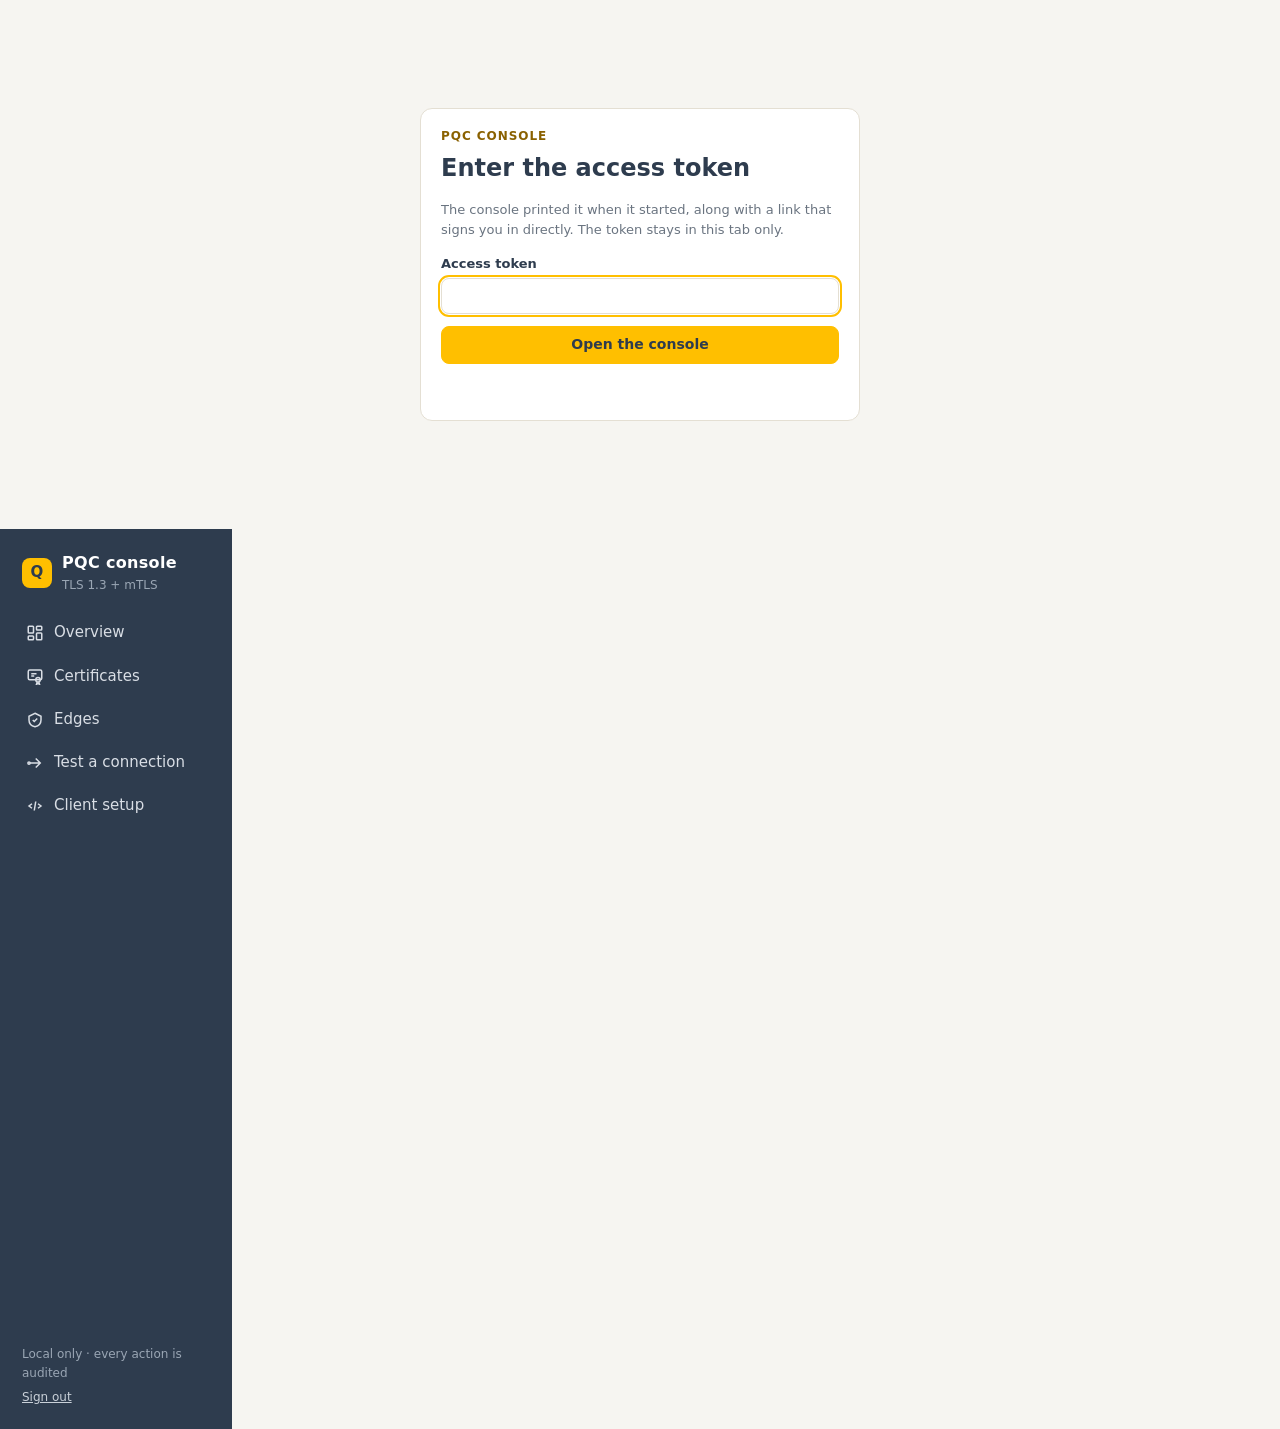
<file: pqc/console/console.html>
<!doctype html>
<html lang="en">
<head>
<meta charset="utf-8">
<meta name="viewport" content="width=device-width, initial-scale=1">
<title>PQC console</title>
<style>
:root { --bg: #f6f5f1; --paper: #fff; --ink: #2e3c4e; --body: #3f4c59; --muted: #6a7480; --rule: #e4dfd3; --soft: #f1eee6;
  --amber: #ffbf00; --amber-deep: #8a6100; --amber-wash: #fff6dc; --ok: #1f7a4d; --ok-wash: #e6f4ec; --bad: #b3261e; --bad-wash: #fbe9e7;
  --warn: #8a6100; --side: #2e3c4e; --side-ink: #d9dee5; --code: #1f2a37; color-scheme: light; }
@media (prefers-color-scheme: dark) { :root { --bg: #151b23; --paper: #1d2530; --ink: #eef1f5; --body: #c9d0d8; --muted: #8e99a6; --rule: #2e3846;
  --soft: #232c38; --amber-deep: #ffcf4d; --amber-wash: #3a3016; --ok: #5cc98f; --ok-wash: #173326; --bad: #ff8a80; --bad-wash: #3d1c1a;
  --warn: #ffcf4d; --side: #10151c; --code: #0f141a; color-scheme: dark; } }
* { box-sizing: border-box; }
html, body { height: 100%; }
body { margin: 0; background: var(--bg); color: var(--body); font: 15px/1.55 "Segoe UI", Roboto, system-ui, -apple-system, sans-serif; }
h1, h2, h3 { color: var(--ink); font-weight: 600; margin: 0; text-wrap: balance; }
h1 { font-size: 24px; } h2 { font-size: 17px; } h3 { font-size: 15px; }
button, input, select { font: inherit; color: inherit; }
code, pre, .mono { font-family: "Cascadia Mono", "Roboto Mono", ui-monospace, Consolas, monospace; font-size: 13px; }
.app { display: grid; grid-template-columns: 232px minmax(0, 1fr); min-height: 100%; }
aside { background: var(--side); color: var(--side-ink); padding: 22px 14px; display: flex; flex-direction: column; gap: 18px; position: sticky; top: 0; height: 100vh; }
.brand { display: flex; align-items: center; gap: 10px; padding: 0 8px; }
.brand b { color: #fff; font-size: 16px; letter-spacing: .02em; }
.brand small { display: block; color: #9aa6b4; font-size: 12px; }
.mark { width: 30px; height: 30px; border-radius: 8px; background: var(--amber); display: grid; place-items: center; color: #2e3c4e; font-weight: 800; }
nav { display: flex; flex-direction: column; gap: 2px; }
nav button { all: unset; cursor: pointer; padding: 9px 12px; border-radius: 8px; display: flex; gap: 10px; align-items: center; color: var(--side-ink); }
nav button:hover { background: rgba(255,255,255,.06); }
nav button[aria-current="page"] { background: rgba(255,191,0,.14); color: #fff; box-shadow: inset 3px 0 0 var(--amber); }
nav button:focus-visible { outline: 2px solid var(--amber); }
nav svg { width: 18px; height: 18px; flex: none; }
.side-foot { margin-top: auto; font-size: 12px; color: #9aa6b4; padding: 0 8px; display: grid; gap: 6px; }
.side-foot button { all: unset; cursor: pointer; color: #c9d0d8; text-decoration: underline; }
main { padding: 26px 32px 60px; max-width: 1180px; width: 100%; min-width: 0; }
.top { display: flex; flex-wrap: wrap; align-items: center; justify-content: space-between; gap: 10px 16px; margin-bottom: 20px; }
.top p { margin: 4px 0 0; color: var(--muted); }
.kicker { font-size: 12px; font-weight: 700; letter-spacing: .08em; text-transform: uppercase; color: var(--amber-deep); margin: 0 0 4px; }
.card { background: var(--paper); border: 1px solid var(--rule); border-radius: 12px; padding: 18px 20px; }
.grid { display: grid; gap: 14px; }
.tiles { grid-template-columns: repeat(auto-fit, minmax(210px, 1fr)); }
.two { grid-template-columns: 1.2fr 1fr; align-items: start; }
.tile h3 { font-size: 13px; color: var(--muted); font-weight: 600; display: flex; justify-content: space-between; align-items: center; }
.big { font-size: 30px; font-weight: 650; color: var(--ink); line-height: 1.15; margin: 8px 0 2px; font-variant-numeric: tabular-nums; }
.sub { color: var(--muted); font-size: 13px; }
.pill { display: inline-flex; align-items: center; gap: 6px; padding: 2px 10px; border-radius: 99px; font-size: 12px; font-weight: 600; white-space: nowrap; }
.pill::before { content: ""; width: 7px; height: 7px; border-radius: 50%; background: currentColor; }
.ok { color: var(--ok); background: var(--ok-wash); } .bad { color: var(--bad); background: var(--bad-wash); }
.warn { color: var(--warn); background: var(--amber-wash); } .neutral { color: var(--muted); background: var(--soft); }
.btn { border: 1px solid var(--rule); background: var(--paper); color: var(--ink); padding: 7px 14px; border-radius: 8px; cursor: pointer; font-weight: 600; font-size: 14px; }
.btn:hover { border-color: var(--amber); }
.btn.primary { background: var(--amber); border-color: var(--amber); color: #2e3c4e; }
.btn.danger { color: var(--bad); }
.btn.small { padding: 4px 10px; font-size: 13px; }
.btn:disabled { opacity: .55; cursor: wait; }
.btn:focus-visible, input:focus-visible, select:focus-visible { outline: 2px solid var(--amber); outline-offset: 1px; }
form.issue { display: grid; grid-template-columns: repeat(auto-fit, minmax(170px, 1fr)); gap: 12px; align-items: end; }
label { display: grid; gap: 4px; font-size: 13px; font-weight: 600; color: var(--ink); }
label span { font-weight: 400; color: var(--muted); }
input, select { border: 1px solid var(--rule); background: var(--paper); border-radius: 8px; padding: 7px 10px; min-width: 0; width: 100%; }
.seg { display: inline-flex; border: 1px solid var(--rule); border-radius: 8px; overflow: hidden; }
.seg button { all: unset; cursor: pointer; padding: 7px 12px; font-size: 14px; }
.seg button[aria-pressed="true"] { background: var(--ink); color: var(--paper); }
.table { overflow-x: auto; }
table { width: 100%; border-collapse: collapse; font-size: 14px; }
th { text-align: left; font-size: 12px; text-transform: uppercase; letter-spacing: .05em; color: var(--muted); font-weight: 600; padding: 8px 10px; border-bottom: 1px solid var(--rule); }
td { padding: 10px; border-bottom: 1px solid var(--rule); vertical-align: middle; font-variant-numeric: tabular-nums; }
tr:last-child td { border-bottom: 0; }
td .acts { display: flex; gap: 6px; justify-content: flex-end; flex-wrap: wrap; }
.life { width: 90px; height: 6px; border-radius: 3px; background: var(--soft); overflow: hidden; margin-top: 4px; }
.life i { display: block; height: 100%; background: var(--ok); }
.toolbar { display: flex; flex-wrap: wrap; gap: 10px; align-items: center; justify-content: space-between; margin: 0 0 12px; }
.chips { display: flex; gap: 6px; flex-wrap: wrap; }
.chips button { all: unset; cursor: pointer; padding: 4px 12px; border-radius: 99px; border: 1px solid var(--rule); font-size: 13px; }
.chips button[aria-pressed="true"] { background: var(--ink); color: var(--paper); border-color: var(--ink); }
.empty { text-align: center; padding: 30px 10px; color: var(--muted); }
.feed { list-style: none; margin: 0; padding: 0; display: grid; gap: 2px; }
.feed li { display: grid; grid-template-columns: 74px 1fr auto; gap: 10px; padding: 7px 0; border-bottom: 1px dashed var(--rule); font-size: 14px; align-items: center; }
.feed li:last-child { border-bottom: 0; }
.feed time { color: var(--muted); font-size: 12px; }
.bar { height: 10px; border-radius: 5px; background: var(--soft); overflow: hidden; display: flex; }
.bar i { display: block; height: 100%; }
.legend { display: flex; flex-wrap: wrap; gap: 4px 14px; font-size: 13px; margin-top: 8px; }
.legend b { display: inline-block; width: 10px; height: 10px; border-radius: 2px; margin-right: 6px; vertical-align: -1px; }
.edge { display: grid; gap: 12px; }
.edge header { display: flex; justify-content: space-between; align-items: flex-start; gap: 10px; flex-wrap: wrap; }
.route { display: flex; align-items: center; gap: 8px; flex-wrap: wrap; font-size: 13px; color: var(--muted); }
.route .mono { color: var(--ink); background: var(--soft); padding: 2px 8px; border-radius: 6px; }
.stats { display: grid; grid-template-columns: repeat(4, 1fr); gap: 8px; }
.stats div { background: var(--soft); border-radius: 8px; padding: 8px 10px; }
.stats b { display: block; font-size: 20px; color: var(--ink); font-variant-numeric: tabular-nums; }
.stats span { font-size: 12px; color: var(--muted); }
.flow { display: grid; grid-template-columns: auto 1fr auto; align-items: center; gap: 14px; margin: 6px 0 18px; }
.node { text-align: center; font-size: 13px; color: var(--muted); }
.node b { display: grid; place-items: center; width: 54px; height: 54px; border-radius: 14px; margin: 0 auto 6px; background: var(--soft); color: var(--ink); }
.node svg { width: 26px; height: 26px; }
.wire { position: relative; height: 4px; border-radius: 2px; background: var(--rule); }
.wire.go { background: linear-gradient(90deg, var(--ok), var(--amber)); }
.wire.no { background: repeating-linear-gradient(90deg, var(--bad) 0 10px, transparent 10px 16px); }
.wire em { position: absolute; left: 50%; top: -26px; transform: translateX(-50%); font-style: normal; font-size: 12px; font-weight: 700; color: var(--ink); white-space: nowrap; background: var(--paper); padding: 0 8px; }
.checks { list-style: none; margin: 0; padding: 0; display: grid; gap: 8px; }
.checks li { display: grid; grid-template-columns: 26px 1fr; gap: 10px; align-items: start; }
.checks i { width: 22px; height: 22px; border-radius: 50%; display: grid; place-items: center; font-style: normal; font-weight: 800; font-size: 13px; }
.checks .y i { background: var(--ok-wash); color: var(--ok); } .checks .n i { background: var(--bad-wash); color: var(--bad); }
.checks .m i { background: var(--soft); color: var(--muted); }
.checks small { display: block; color: var(--muted); }
.verdict { display: flex; align-items: center; gap: 12px; padding: 12px 14px; border-radius: 10px; margin-bottom: 16px; font-weight: 600; }
.verdict.ok { border: 1px solid currentColor; } .verdict.bad { border: 1px solid currentColor; }
.tabs { display: flex; gap: 4px; border-bottom: 1px solid var(--rule); margin-bottom: 12px; overflow-x: auto; }
.tabs button { all: unset; cursor: pointer; padding: 8px 14px; font-size: 14px; color: var(--muted); border-bottom: 2px solid transparent; white-space: nowrap; }
.tabs button[aria-selected="true"] { color: var(--ink); border-color: var(--amber); font-weight: 600; }
.snippet { position: relative; }
.snippet pre { background: var(--code); color: #e8edf3; padding: 14px 16px; border-radius: 10px; overflow-x: auto; margin: 0; line-height: 1.6; }
.snippet .btn { position: absolute; right: 8px; top: 8px; background: #2e3c4e; color: #fff; border-color: #44546a; }
.note { font-size: 13px; color: var(--muted); margin: 10px 0 0; }
.banner { display: flex; gap: 10px; align-items: center; padding: 10px 14px; border-radius: 10px; margin-bottom: 14px; font-size: 14px; }
.toasts { position: fixed; right: 18px; bottom: 18px; display: grid; gap: 8px; z-index: 30; max-width: min(420px, calc(100vw - 36px)); }
.toast { background: var(--ink); color: var(--paper); padding: 10px 14px; border-radius: 10px; box-shadow: 0 6px 24px rgba(0,0,0,.18); font-size: 14px; }
.toast.err { background: var(--bad); color: #fff; }
dialog { border: 1px solid var(--rule); border-radius: 14px; padding: 0; background: var(--paper); color: var(--body); width: min(460px, calc(100vw - 32px)); }
dialog::backdrop { background: rgba(20, 28, 38, .5); }
dialog form { padding: 20px; display: grid; gap: 14px; }
dialog menu { display: flex; justify-content: flex-end; gap: 8px; margin: 0; padding: 0; }
.check { display: flex; gap: 8px; align-items: flex-start; font-weight: 400; color: var(--body); }
.check input { width: auto; margin-top: 4px; }
.login { max-width: 440px; margin: 12vh auto; }
.login form { display: grid; gap: 12px; margin-top: 14px; }
.live { display: inline-flex; gap: 6px; align-items: center; font-size: 12px; color: var(--muted); }
.live::before { content: ""; width: 8px; height: 8px; border-radius: 50%; background: var(--ok); animation: pulse 2s infinite; }
@keyframes pulse { 50% { opacity: .3; } }
@media (prefers-reduced-motion: reduce) { .live::before { animation: none; } }
.spin { display: inline-block; width: 14px; height: 14px; border: 2px solid currentColor; border-right-color: transparent; border-radius: 50%; animation: r .7s linear infinite; vertical-align: -2px; }
@keyframes r { to { transform: rotate(360deg); } }
@media (max-width: 860px) {
  .app { grid-template-columns: minmax(0, 1fr); }
  aside { position: static; height: auto; padding: 12px 16px; flex-direction: row; flex-wrap: wrap; align-items: center; gap: 8px 14px; }
  nav { flex-direction: row; overflow-x: auto; width: 100%; } nav button { white-space: nowrap; padding: 7px 10px; }
  nav button[aria-current="page"] { box-shadow: inset 0 -3px 0 var(--amber); }
  .side-foot { display: none; } main { padding: 18px 16px 50px; } .two { grid-template-columns: 1fr; } .stats { grid-template-columns: repeat(2, 1fr); }
  .feed li { grid-template-columns: 60px 1fr; } .feed li .pill { display: none; }
  .wire em { top: 10px; white-space: normal; width: 100%; text-align: center; background: none; padding: 0; font-size: 11px; }
}
</style>
</head>
<body>
<div id="login" class="login card" hidden>
  <p class="kicker">PQC console</p>
  <h1>Enter the access token</h1>
  <p class="sub">The console printed it when it started, along with a link that signs you in directly. The token stays in this tab only.</p>
  <form id="loginForm"><label>Access token<input id="tokenIn" type="password" autocomplete="off" required></label>
  <button class="btn primary">Open the console</button><p id="loginErr" class="sub" role="alert"></p></form>
</div>
<div id="app" class="app" hidden>
<aside>
  <div class="brand"><div class="mark">Q</div><div><b>PQC console</b><small id="ver">TLS 1.3 + mTLS</small></div></div>
  <nav aria-label="Pages">
    <button data-page="overview"><svg viewBox="0 0 24 24" fill="none" stroke="currentColor" stroke-width="2"><rect x="3" y="3" width="7" height="9" rx="1"/><rect x="14" y="3" width="7" height="5" rx="1"/><rect x="14" y="12" width="7" height="9" rx="1"/><rect x="3" y="16" width="7" height="5" rx="1"/></svg>Overview</button>
    <button data-page="certificates"><svg viewBox="0 0 24 24" fill="none" stroke="currentColor" stroke-width="2"><rect x="3" y="4" width="18" height="13" rx="2"/><circle cx="16" cy="17" r="3"/><path d="M15 20l-1 3 2-1 2 1-1-3M7 9h7M7 12h4"/></svg>Certificates</button>
    <button data-page="edges"><svg viewBox="0 0 24 24" fill="none" stroke="currentColor" stroke-width="2"><path d="M12 3l8 4v5c0 5-3.5 8-8 9-4.5-1-8-4-8-9V7z"/><path d="M9 12l2 2 4-4"/></svg>Edges</button>
    <button data-page="test"><svg viewBox="0 0 24 24" fill="none" stroke="currentColor" stroke-width="2"><path d="M5 12h14M13 6l6 6-6 6"/><circle cx="4" cy="12" r="1.5"/></svg>Test a connection</button>
    <button data-page="setup"><svg viewBox="0 0 24 24" fill="none" stroke="currentColor" stroke-width="2"><path d="M8 9l-4 3 4 3M16 9l4 3-4 3M13 6l-2 12"/></svg>Client setup</button>
  </nav>
  <div class="side-foot"><span id="caName"></span><span>Local only &middot; every action is audited</span><button id="signOut">Sign out</button></div>
</aside>
<main id="main"></main>
</div>
<div class="toasts" id="toasts" aria-live="polite"></div>
<dialog id="dlg"><form method="dialog" id="dlgForm"></form></dialog>
<script>
"use strict";
const $ = s => document.querySelector(s);
const state = { page: "overview", certs: null, overview: null, edges: null, filter: "all", query: "", kind: "server", setup: { serial: "", tab: "pqc", host: "localhost:8443" }, timer: 0, test: null };
let token = "";
try { token = sessionStorage.getItem("pqc-token") || ""; } catch (e) {}
if (location.hash.startsWith("#token=")) {
  token = decodeURIComponent(location.hash.slice(7));
  try { sessionStorage.setItem("pqc-token", token); } catch (e) {}
  history.replaceState(null, "", location.pathname);
}

function h(tag, attrs, ...kids) {
  const el = document.createElement(tag);
  for (const [k, v] of Object.entries(attrs || {})) {
    if (v === false || v == null) continue;
    if (k.startsWith("on")) el.addEventListener(k.slice(2), v);
    else if (k === "class") el.className = v;
    else el.setAttribute(k, v === true ? "" : v);
  }
  for (const k of kids.flat(9)) if (k != null && k !== false) el.append(k.nodeType ? k : String(k));
  return el;
}
function svg(markup) { const t = document.createElement("template"); t.innerHTML = markup; return t.content.firstChild; }
const ICON = {
  you: '<svg viewBox="0 0 24 24" fill="none" stroke="currentColor" stroke-width="2"><rect x="3" y="4" width="18" height="12" rx="2"/><path d="M8 20h8M12 16v4"/></svg>',
  srv: '<svg viewBox="0 0 24 24" fill="none" stroke="currentColor" stroke-width="2"><rect x="4" y="3" width="16" height="7" rx="1.5"/><rect x="4" y="14" width="16" height="7" rx="1.5"/><path d="M8 6.5h.01M8 17.5h.01"/></svg>'
};

async function api(path, body) {
  const res = await fetch(path, { method: body ? "POST" : "GET", headers: { "Authorization": "Bearer " + token, "Content-Type": "application/json" }, body: body ? JSON.stringify(body) : undefined, cache: "no-store" });
  if (res.status === 401 || res.status === 429) { signIn(res.status === 429 ? "Too many wrong tokens; wait a minute." : "That token was not accepted."); throw new Error("signed out"); }
  if ((res.headers.get("Content-Type") || "").includes("zip")) return res.blob();
  const data = await res.json();
  if (!res.ok) throw new Error(data.error || res.statusText);
  return data;
}
function toast(msg, err) {
  const t = h("div", { class: "toast" + (err ? " err" : ""), role: err ? "alert" : "status" }, msg);
  $("#toasts").append(t); setTimeout(() => t.remove(), err ? 7000 : 3500);
}
async function act(btn, fn) {
  const old = btn && btn.textContent;
  if (btn) { btn.disabled = true; btn.replaceChildren(h("span", { class: "spin" }), " Working"); }
  try { return await fn(); } catch (e) { if (e.message !== "signed out") toast(e.message, true); }
  finally { if (btn) { btn.disabled = false; btn.textContent = old; } }
}
function signIn(msg) {
  try { sessionStorage.removeItem("pqc-token"); } catch (e) {}
  token = ""; clearInterval(state.timer);
  $("#app").hidden = true; $("#login").hidden = false; $("#loginErr").textContent = msg || ""; $("#tokenIn").focus();
}
$("#loginForm").addEventListener("submit", async e => {
  e.preventDefault(); token = $("#tokenIn").value.trim();
  try { await api("/api/overview"); try { sessionStorage.setItem("pqc-token", token); } catch (x) {} start(); } catch (x) { if (x.message !== "signed out") $("#loginErr").textContent = x.message; }
});
$("#signOut").addEventListener("click", () => signIn("Signed out."));
document.querySelectorAll("nav button").forEach(b => b.addEventListener("click", () => go(b.dataset.page)));

function go(page) {
  state.page = page;
  document.querySelectorAll("nav button").forEach(b => b.dataset.page === page ? b.setAttribute("aria-current", "page") : b.removeAttribute("aria-current"));
  load();
}
async function load(quiet) {
  try {
    if (state.page === "overview") state.overview = await api("/api/overview");
    if (["certificates", "test", "setup"].includes(state.page)) state.certs = await api("/api/certificates");
    if (state.page === "edges") state.edges = await api("/api/edges");
  } catch (e) { if (e.message === "signed out") return; if (!quiet) toast(e.message, true); state.error = e.message; }
  if (quiet && document.activeElement && document.activeElement.closest("main form, main input, main select")) return;
  render();
}
function start() {
  $("#login").hidden = true; $("#app").hidden = false;
  clearInterval(state.timer);
  state.timer = setInterval(() => { if (!document.hidden && ["overview", "edges"].includes(state.page)) load(true); }, 5000);
  go(state.page);
}

const ago = iso => { const s = (Date.now() - Date.parse(iso)) / 1000; return s < 60 ? "just now" : s < 3600 ? Math.round(s / 60) + " min ago" : s < 86400 ? Math.round(s / 3600) + " h ago" : Math.round(s / 86400) + " d ago"; };
const pct = (a, b) => b ? Math.round(100 * a / b) : 0;
const head = (kicker, title, sub, ...right) => h("div", { class: "top" }, h("div", {}, h("p", { class: "kicker" }, kicker), h("h1", {}, title), sub && h("p", {}, sub)), h("div", { class: "chips" }, right));
const status = c => c.renewed && c.status !== "revoked" ? h("span", { class: "pill neutral" }, "renewed") : c.status === "revoked" ? h("span", { class: "pill bad" }, "revoked") : c.days_left < 0 ? h("span", { class: "pill bad" }, "expired") : c.days_left <= 30 ? h("span", { class: "pill warn" }, "expires in " + c.days_left + " d") : h("span", { class: "pill ok" }, "valid");

function render() {
  const main = $("#main");
  const view = { overview: viewOverview, certificates: viewCerts, edges: viewEdges, test: viewTest, setup: viewSetup }[state.page]();
  main.replaceChildren(view);
}

function viewOverview() {
  const o = state.overview;
  if (!o) return h("p", { class: "sub" }, "Loading");
  $("#ver").textContent = "version " + o.version;
  const c = o.certificates, e = o.edges, ca = o.ca;
  if (ca) $("#caName").textContent = ca.subject.replace(/^CN=/, "");
  const crl = ca && ca.crl;
  const crlPill = !crl ? h("span", { class: "pill bad" }, "missing") : crl.hours_left < 0 ? h("span", { class: "pill bad" }, "expired") : crl.hours_left < 48 ? h("span", { class: "pill warn" }, "renew soon") : h("span", { class: "pill ok" }, "fresh");
  const edgePill = !(e.routes + e.unreachable) ? h("span", { class: "pill neutral" }, "none added") : e.unreachable ? h("span", { class: "pill bad" }, e.unreachable + " down") : h("span", { class: "pill ok" }, "all up");
  const tiles = h("div", { class: "grid tiles" },
    h("div", { class: "card tile" }, h("h3", {}, "Certificate authority", ca ? h("span", { class: "pill " + (ca.days_left > 90 ? "ok" : "warn") }, ca.days_left > 90 ? "healthy" : "expiring") : h("span", { class: "pill bad" }, "not set")),
      ca ? [h("div", { class: "big" }, ca.algorithm), h("div", { class: "sub" }, "root valid until " + ca.expires)] : h("div", { class: "sub" }, c.error)),
    h("div", { class: "card tile" }, h("h3", {}, "Revocation list", crlPill),
      crl ? [h("div", { class: "big" }, crl.revoked + " revoked"), h("div", { class: "sub" }, "signed " + ago(crl.updated) + ", good for " + (crl.hours_left > 48 ? Math.round(crl.hours_left / 24) + " more days" : Math.max(0, Math.round(crl.hours_left)) + " more hours"))] : h("div", { class: "sub" }, "Run maintenance to sign one")),
    h("div", { class: "card tile" }, h("h3", {}, "Certificates", c.expiring_30d || c.expired ? h("span", { class: "pill warn" }, (c.expiring_30d + c.expired) + " need renewal") : h("span", { class: "pill ok" }, "up to date")),
      c.error ? h("div", { class: "sub" }, c.error) : [h("div", { class: "big" }, c.valid + " valid"), h("div", { class: "sub" }, c.revoked + " revoked, " + c.expiring_30d + " expiring within 30 days")]),
    h("div", { class: "card tile" }, h("h3", {}, "Edges", edgePill),
      h("div", { class: "big" }, e.routes + " up"), h("div", { class: "sub" }, e.active + " live connection" + (e.active === 1 ? "" : "s") + ", " + e.handshakes + " handshakes so far")));
  const banner = o.update ? h("div", { class: "banner warn" }, "Version " + o.update.version + " is available. ", h("a", { href: o.update.url, target: "_blank", rel: "noopener" }, "Release notes")) : null;
  const qs = pct(e.quantum_safe, e.handshakes);
  const share = h("div", { class: "card" }, h("h2", {}, "Quantum-safe handshakes"),
    h("p", { class: "sub" }, "Share of connections to your edges whose key exchange includes ML-KEM, so a recording made today cannot be decrypted by a future quantum computer."),
    h("div", { class: "big" }, e.handshakes ? qs + "%" : "No traffic yet"),
    h("div", { class: "bar", role: "img", "aria-label": qs + "% quantum-safe" }, h("i", { style: "width:" + qs + "%;background:var(--ok)" }), h("i", { style: "width:" + (e.handshakes ? 100 - qs : 0) + "%;background:var(--amber)" })),
    h("div", { class: "legend" }, h("span", {}, h("b", { style: "background:var(--ok)" }), "ML-KEM hybrid ", e.quantum_safe), h("span", {}, h("b", { style: "background:var(--amber)" }), "Classical ", e.handshakes - e.quantum_safe), h("span", {}, "Failed handshakes ", e.failed)));
  const feed = h("div", { class: "card" }, h("h2", {}, "Recent activity"), o.activity.length ? h("ul", { class: "feed" }, o.activity.map(a => h("li", {},
    h("time", { datetime: a.time, title: a.time }, ago(a.time)), h("span", {}, describe(a)), h("span", { class: "pill " + ({ revoke: "bad", test: a.ok ? "ok" : "bad" }[a.action] || "neutral") }, a.action)))) : h("p", { class: "sub" }, "Issued, revoked and renewed certificates and connection tests show up here."));
  const quick = h("div", { class: "chips" }, h("button", { class: "btn primary", onclick: () => go("certificates") }, "Issue a certificate"), h("button", { class: "btn", onclick: () => go("test") }, "Test a connection"));
  return h("div", {}, head("Overview", "Your post-quantum TLS at a glance", "Live from your CA folder and the edges you added. Refreshes every 5 seconds.", h("span", { class: "live" }, "live"), quick), banner, tiles, h("div", { class: "grid two", style: "margin-top:14px" }, share, feed));
}
function describe(a) {
  if (a.action === "issue") return "Issued a " + a.kind + " certificate for " + a.common_name;
  if (a.action === "revoke") return "Revoked " + (a.common_name || a.serial.slice(0, 10)) + (a.reason && a.reason !== "unspecified" ? " (" + a.reason + ")" : "");
  if (a.action === "renew") return "Renewed " + a.common_name;
  if (a.action === "download") return "Downloaded " + a.common_name + (a.key ? " with its key" : "");
  if (a.action === "maintain") return "Maintenance: " + (a.renewed.length ? a.renewed.length + " renewed" : "nothing to renew") + ", revocation list re-signed";
  if (a.action === "test") return "Tested " + a.target + (a.ok ? ", connected" : ", failed");
  return a.action;
}

function viewCerts() {
  const d = state.certs;
  if (!d) return h("p", { class: "sub" }, state.error || "Loading");
  const kinds = { server: "A website or API, behind the edge", client: "A partner, app or person connecting in (mutual TLS)", site: "Both: a service that also connects out" };
  const form = h("form", { class: "issue", onsubmit: e => { e.preventDefault(); const f = e.target, b = f.querySelector("button.primary");
      act(b, async () => { const r = await api("/api/certificates/issue", { kind: state.kind, common_name: f.cn.value, names: f.names.value, algorithm: f.alg.value, days: f.days.value });
        toast("Issued " + r.common_name + " (" + r.serial.slice(0, 10) + ")"); f.cn.value = f.names.value = ""; state.certs = await api("/api/certificates"); render(); }); } },
    h("label", {}, "Kind", h("div", { class: "seg", role: "group" }, ["server", "client", "site"].map(k => h("button", { type: "button", "aria-pressed": String(state.kind === k), title: kinds[k], onclick: () => { state.kind = k; render(); } }, k)))),
    h("label", {}, "Name", h("span", {}, state.kind === "client" ? "e.g. partner-bank or alice" : "e.g. api.example.com"), h("input", { name: "cn", required: true, maxlength: 64, autocomplete: "off" })),
    h("label", {}, "Other names", h("span", {}, "comma separated DNS names or IPs"), h("input", { name: "names", placeholder: "localhost, 10.0.0.5", autocomplete: "off" })),
    h("label", {}, "Algorithm", h("span", {}, "ML-DSA-65 suits most uses"), h("select", { name: "alg" }, ["ML-DSA-65", "ML-DSA-87", "ML-DSA-44"].map(a => h("option", {}, a)))),
    h("label", {}, "Valid for", h("span", {}, "days"), h("input", { name: "days", type: "number", min: 1, max: 3650, value: 397 })),
    h("button", { class: "btn primary" }, "Issue certificate"));
  const counts = { all: d.certificates.length, valid: 0, expiring: 0, revoked: 0 };
  d.certificates.forEach(c => { if (c.status === "revoked") counts.revoked++; else if (c.days_left <= 30) counts.expiring++; else counts.valid++; });
  const rows = d.certificates.filter(c => (state.filter === "all" || (state.filter === "revoked" ? c.status === "revoked" : state.filter === "expiring" ? c.status !== "revoked" && c.days_left <= 30 : c.status !== "revoked" && c.days_left > 30))
    && (!state.query || (c.common_name + " " + c.serial + " " + c.names.join(" ")).toLowerCase().includes(state.query)));
  const table = rows.length ? h("div", { class: "table" }, h("table", {}, h("thead", {}, h("tr", {}, ["Name", "Kind", "Algorithm", "Expires", "Status", ""].map(t => h("th", {}, t)))),
    h("tbody", {}, rows.map(c => h("tr", {},
      h("td", {}, h("b", { style: "color:var(--ink)" }, c.common_name), h("div", { class: "sub mono" }, c.serial.slice(0, 16), c.names.length > 1 ? " · " + c.names.slice(1).join(", ") : "")),
      h("td", {}, c.kind), h("td", {}, c.algorithm),
      h("td", {}, c.not_after.slice(0, 10), h("div", { class: "life" }, h("i", { style: "width:" + Math.max(2, Math.min(100, c.days_left / 4)) + "%;background:" + (c.days_left <= 30 ? "var(--amber)" : "var(--ok)") }))),
      h("td", {}, status(c)),
      h("td", {}, h("div", { class: "acts" }, c.status !== "revoked" && c.has_files ? [
        h("button", { class: "btn small", onclick: () => download(c) }, "Download"),
        c.kind !== "server" ? h("button", { class: "btn small", onclick: () => { state.setup.serial = c.serial; go("setup"); } }, "Set up") : null,
        h("button", { class: "btn small", onclick: e => act(e.target, async () => { const r = await api("/api/certificates/renew", { serial: c.serial }); toast("Renewed " + c.common_name + ": new serial " + r.serial.slice(0, 10)); state.certs = await api("/api/certificates"); render(); }) }, "Renew")] : null,
        c.status !== "revoked" ? h("button", { class: "btn small danger", onclick: () => revoke(c) }, "Revoke") : null)))))))
    : h("p", { class: "empty" }, d.certificates.length ? "Nothing matches." : "No certificates yet. Issue the first one above: a server certificate for your edge, then a client certificate for each partner.");
  return h("div", {}, head("Certificates", "Issue, renew and revoke", "Signed by " + d.root.subject.replace(/^CN=/, "") + " (" + d.root.algorithm + "). New keys and certificates are written to " + d.root.folder + ".",
      h("button", { class: "btn", title: "Renews certificates that expire within 30 days, in place, and re-signs the revocation list", onclick: e => act(e.target, async () => { const r = await api("/api/certificates/maintain", {}); toast(r.renewed.length ? "Renewed " + r.renewed.join(", ") : "Nothing due for renewal; revocation list re-signed"); state.certs = await api("/api/certificates"); render(); }) }, "Run maintenance")),
    h("div", { class: "card" }, h("h2", { style: "margin-bottom:12px" }, "Issue a certificate"), form),
    h("div", { class: "card", style: "margin-top:14px" },
      h("div", { class: "toolbar" }, h("div", { class: "chips", role: "group", "aria-label": "Filter" }, Object.entries(counts).map(([k, n]) => h("button", { "aria-pressed": String(state.filter === k), onclick: () => { state.filter = k; render(); } }, k + " " + n))),
        h("input", { type: "search", placeholder: "Search name or serial", value: state.query, style: "max-width:240px", "aria-label": "Search", oninput: e => { state.query = e.target.value.toLowerCase(); const pos = e.target.selectionStart; render(); const s = $("main input[type=search]"); s.focus(); s.setSelectionRange(pos, pos); } })),
      table));
}
function dialog(build) {
  const dlg = $("#dlg"), form = $("#dlgForm");
  form.replaceChildren(...build(() => dlg.close()));
  dlg.showModal();
}
function download(c) {
  dialog(close => {
    const key = h("input", { type: "checkbox", name: "key" });
    return [h("h2", {}, "Download " + c.common_name),
      h("p", { class: "sub" }, "A zip with cert.pem, chain.pem and ca.crt."),
      h("label", { class: "check" }, key, h("div", {}, "Include the private key (key.pem)", h("span", { style: "display:block" }, "Only for moving it to the machine that uses it. Anyone holding it can act as " + c.common_name + "; the download is recorded."))),
      h("menu", {}, h("button", { class: "btn", value: "cancel" }, "Cancel"), h("button", { class: "btn primary", type: "button", onclick: e => act(e.target, async () => {
        const blob = await api("/api/certificates/download", { serial: c.serial, key: key.checked });
        const a = h("a", { href: URL.createObjectURL(blob), download: c.common_name.replace(/[^\w.-]/g, "_") + "-" + c.serial.slice(0, 8) + ".zip" });
        document.body.append(a); a.click(); a.remove(); setTimeout(() => URL.revokeObjectURL(a.href), 4000); close(); toast("Downloaded " + c.common_name); }) }, "Download"))];
  });
}
function revoke(c) {
  dialog(close => {
    const reason = h("select", {}, [["unspecified", "No reason given"], ["keyCompromise", "Key stolen or exposed"], ["superseded", "Replaced by a new certificate"], ["cessationOfOperation", "No longer used"], ["affiliationChanged", "Left the organisation"]].map(([v, t]) => h("option", { value: v }, t)));
    return [h("h2", {}, "Revoke " + c.common_name + "?"),
      h("p", { class: "sub" }, "Edges that read this CA's revocation list refuse it at the next connection. This cannot be undone."),
      h("label", {}, "Reason", reason),
      h("menu", {}, h("button", { class: "btn", value: "cancel" }, "Cancel"), h("button", { class: "btn primary", type: "button", style: "background:var(--bad);border-color:var(--bad);color:#fff", onclick: e => act(e.target, async () => {
        await api("/api/certificates/revoke", { serial: c.serial, reason: reason.value }); close(); toast("Revoked " + c.common_name + "; revocation list updated"); state.certs = await api("/api/certificates"); render(); }) }, "Revoke"))];
  });
}

function viewEdges() {
  const list = state.edges;
  if (!list) return h("p", { class: "sub" }, state.error || "Loading");
  const how = h("div", { class: "card" }, h("h2", {}, "Add an edge"), h("p", { class: "sub" }, "Start the edge with a metrics address, then start the console with --edge pointing at it."),
    snippet("pqc tls edge --target 127.0.0.1:8080 --cert server/chain.pem --key server/key.pem --metrics 127.0.0.1:9100\npqc console --ca pki --edge http://127.0.0.1:9100"));
  const cards = list.map(e => {
    if (e.error) return h("div", { class: "card edge" }, h("header", {}, h("div", {}, h("h2", {}, e.source), h("p", { class: "sub" }, e.error)), h("span", { class: "pill bad" }, "unreachable")));
    const groups = Object.entries(e.groups || {}).sort((a, b) => b[1] - a[1]), total = groups.reduce((s, g) => s + g[1], 0);
    const colors = ["var(--ok)", "#3c8dbc", "var(--amber)", "#9b6bc4", "#888"];
    return h("div", { class: "card edge" },
      h("header", {}, h("div", {}, h("h2", {}, e.name), h("div", { class: "route" }, h("span", {}, e.mode === "originate" ? "plain clients" : "clients"), "→", h("span", { class: "mono" }, e.listen), "→", h("span", { class: "mono" }, e.target))),
        h("div", { class: "chips" }, h("span", { class: "pill neutral" }, e.policy), h("span", { class: "pill ok" }, "up"))),
      h("div", { class: "stats" }, [["active", "live connections"], ["handshakes", "handshakes"], ["quantum_safe", "quantum-safe"], ["handshake_failed", "refused or failed"]].map(([k, t]) => h("div", {}, h("b", {}, e[k] || 0), h("span", {}, t)))),
      total ? [h("div", { class: "bar", role: "img", "aria-label": "key exchange groups" }, groups.map((g, i) => h("i", { style: "width:" + pct(g[1], total) + "%;background:" + colors[i % colors.length] }))),
        h("div", { class: "legend" }, groups.map((g, i) => h("span", {}, h("b", { style: "background:" + colors[i % colors.length] }), g[0] + " " + g[1])))] : h("p", { class: "sub", style: "margin:0" }, "No handshakes yet."),
      e.upstream_failed ? h("p", { class: "sub", style: "margin:0;color:var(--bad)" }, e.upstream_failed + " connections could not reach " + e.target) : null);
  });
  return h("div", {}, head("Edges", "Live traffic through your edges", "From each edge's /status. Refreshes every 5 seconds.", list.length ? h("span", { class: "live" }, "live") : null), h("div", { class: "grid" }, cards, list.length ? null : how));
}

function clientOptions(sel, filter, revoked) {
  const certs = (state.certs ? state.certs.certificates : []).filter(c => (revoked || c.status === "valid" && c.days_left >= 0) && c.has_files && filter(c));
  return [h("option", { value: "" }, sel === undefined ? "None (server certificate check only)" : "Choose a certificate"), certs.map(c => h("option", { value: c.serial, selected: c.serial === sel }, c.common_name + " · " + c.kind + " · " + c.serial.slice(0, 8) + (c.status === "revoked" ? " · revoked" : "")))];
}
function viewTest() {
  const t = state.test;
  const form = h("form", { class: "issue", onsubmit: e => { e.preventDefault(); const f = e.target, b = f.querySelector("button.primary");
      const body = { target: f.addr.value, server_name: f.sni.value, policy: f.policy.value, client: f.client.value };
      state.testForm = body;
      act(b, async () => { state.test = await api("/api/test", body); render(); }); } },
    h("label", {}, "Address", h("span", {}, "host:port of an edge or server"), h("input", { name: "addr", required: true, placeholder: "localhost:8443", value: (state.testForm || {}).target || "localhost:8443" })),
    h("label", {}, "Name to verify", h("span", {}, "optional; defaults to the host"), h("input", { name: "sni", value: (state.testForm || {}).server_name || "" })),
    h("label", {}, "Policy", h("span", {}, "what this client accepts"), h("select", { name: "policy" }, [["strict", "strict: post-quantum only"], ["transition", "transition: also classical"], ["cnsa2", "cnsa2: ML-KEM-1024, ML-DSA-87"]].map(([v, x]) => h("option", { value: v, selected: ((state.testForm || {}).policy || "strict") === v }, x)))),
    h("label", {}, "Client certificate", h("span", {}, "for edges that require mutual TLS"), h("select", { name: "client" }, clientOptions(undefined, c => c.kind !== "server", true))),
    h("button", { class: "btn primary" }, "Connect"));
  if (state.testForm && state.testForm.client) form.client.value = state.testForm.client;
  return h("div", {}, head("Test a connection", "Does it really connect quantum-safe?", "The console connects as a client of your CA and shows exactly what was negotiated, or why it was refused."),
    h("div", { class: "card" }, form), t ? h("div", { class: "card", style: "margin-top:14px" }, result(t)) : null);
}
function result(t) {
  const off = t.offers;
  const pq = g => g && /MLKEM/i.test(g);
  const items = [];
  items.push([!!(t.version || off) || t.ok, "Reached " + t.target, t.version || off ? "TCP connection and TLS hello answered" : t.error]);
  if (t.version) items.push([t.version === "TLSv1.3", "TLS 1.3", t.cipher]);
  if (t.group || off) { const g = t.group || off.group; items.push([pq(g), "Key exchange: " + g, pq(g) ? "Hybrid with ML-KEM: quantum-safe against record-now, decrypt-later" : "Classical only: traffic recorded today could be decrypted by a future quantum computer"]); }
  if (t.peer_key || off) { const k = t.peer_key || off.peer_key; items.push([/ML-DSA|SLH-DSA/.test(k || ""), "Server certificate: " + (k || "unknown"), t.peer ? t.peer + ", valid until " + t.peer_expires : off ? (off.peer || "") + (t.version ? "" : " (seen without verifying)") : ""]); }
  if (t.version) items.push([true, "Issued by your CA", "The chain verified against your root and the name matched"]);
  else if (off && pq(off.group)) items.push([false, "Issued by your CA", t.error]);
  if (t.client) items.push([t.ok, "Client certificate accepted", t.ok ? "Mutual TLS passed: the server checked our certificate and the revocation list" : t.refused_after_handshake ? t.error : "Not reached"]);
  else if (t.version) items.push([null, "No client certificate sent", t.ok ? "This server does not require one" : ""]);
  const why = t.ok ? null : explainFail(t);
  return h("div", {},
    h("div", { class: "verdict " + (t.ok && t.quantum_safe ? "ok" : t.ok ? "warn" : "bad") }, t.ok && t.quantum_safe ? "Connected, quantum-safe" : t.ok ? "Connected, but not quantum-safe" : "Refused", h("span", { class: "sub", style: "margin-left:auto;font-weight:400" }, t.ms + " ms · policy " + t.policy)),
    h("div", { class: "flow" }, h("div", { class: "node" }, h("b", {}, svg(ICON.you)), "Console", t.client ? h("div", {}, "as client") : null),
      h("div", { class: "wire " + (t.ok ? "go" : "no") }, h("em", {}, (t.group || (off && off.group) || "no handshake") + (t.peer_key ? " · " + t.peer_key : ""))),
      h("div", { class: "node" }, h("b", {}, svg(ICON.srv)), t.target)),
    h("ul", { class: "checks" }, items.map(([ok, title, small]) => h("li", { class: ok === null ? "m" : ok ? "y" : "n" }, h("i", {}, ok === null ? "–" : ok ? "✓" : "✕"), h("div", {}, title, small ? h("small", {}, small) : null)))),
    why ? h("p", { class: "note", style: "font-size:14px;color:var(--body)" }, h("b", {}, "What to do: "), why) : null);
}
function explainFail(t) {
  const off = t.offers, e = (t.error || "").toLowerCase();
  if (t.refused_after_handshake && t.client_status === "revoked") return "Refused as it should be: this client certificate is revoked, and the edge checked the revocation list before letting it in.";
  if (t.refused_after_handshake) return t.client ? "Check the certificate is not revoked or expired and that the edge trusts this CA (--ca). If those are fine, the service behind the edge may be down." : "The server wants a client certificate. Pick one above and connect again.";
  if (!off) return e.includes("refused") ? "Nothing is listening there. Start the edge or check the port." : e.includes("not found") ? "The host name does not resolve. Use an IP address and put the name in 'Name to verify'." : "The server did not answer a TLS hello. Check the address and that it serves TLS on that port.";
  if (!/MLKEM/i.test(off.group || "")) return "The server only offers classical key exchange. Put the PQC edge in front of it, or choose the transition policy to see it connect classically.";
  if (!/ML-DSA|SLH-DSA/.test(off.peer_key || "")) return "The server's certificate is not post-quantum (" + (off.peer_key || "unknown") + "). The strict policy only accepts ML-DSA; issue it a certificate here or try the transition policy.";
  if (e.includes("hostname") || e.includes("mismatch") || e.includes("ip address")) return "The certificate does not name this host. Enter its name in 'Name to verify', or reissue it with this name.";
  return "The server's certificate was not issued by this console's CA, or it has expired. Issue it a certificate here and restart the edge with it.";
}

function snippet(text) {
  const pre = h("pre", {}, text);
  return h("div", { class: "snippet" }, pre, h("button", { class: "btn small", type: "button", onclick: e => {
    const done = () => { e.target.textContent = "Copied"; setTimeout(() => e.target.textContent = "Copy", 1500); };
    (navigator.clipboard ? navigator.clipboard.writeText(text) : Promise.reject()).then(done, () => { const r = document.createRange(); r.selectNodeContents(pre); getSelection().removeAllRanges(); getSelection().addRange(r); });
  } }, "Copy"));
}
function viewSetup() {
  const s = state.setup, certs = state.certs ? state.certs.certificates : [];
  const c = certs.find(x => x.serial === s.serial);
  const [host, port] = (() => { const i = s.host.lastIndexOf(":"); return i > 0 ? [s.host.slice(0, i), s.host.slice(i + 1)] : [s.host, "8443"]; })();
  const tabs = { pqc: "pqc command", curl: "curl", python: "Python", nginx: "nginx", other: "Java and other apps" };
  const code = {
    pqc: `pqc tls connect ${host}:${port} --ca ca.crt --cert chain.pem --key key.pem`,
    curl: `curl --cacert ca.crt --cert chain.pem --key key.pem \\\n     --curves X25519MLKEM768 https://${host}:${port}/`,
    python: `import ssl, urllib.request\n\nctx = ssl.create_default_context(cafile="ca.crt")\nctx.load_cert_chain("chain.pem", "key.pem")\nprint(urllib.request.urlopen("https://${host}:${port}/", context=ctx).read())`,
    nginx: `# nginx as a client of the edge (proxying to it with mutual TLS)\nlocation / {\n    proxy_pass                https://${host}:${port};\n    proxy_ssl_certificate     /etc/pqc/chain.pem;\n    proxy_ssl_certificate_key /etc/pqc/key.pem;\n    proxy_ssl_trusted_certificate /etc/pqc/ca.crt;\n    proxy_ssl_verify          on;\n    proxy_ssl_protocols       TLSv1.3;\n    proxy_ssl_conf_command    Groups X25519MLKEM768;\n}`,
    other: `# Run a local edge in originate mode; the app talks plain TCP to it,\n# the edge does post-quantum TLS with this certificate to the server.\npqc tls edge --mode originate --listen 127.0.0.1:9443 --target ${host}:${port} \\\n    --ca ca.crt --cert chain.pem --key key.pem\n\n# Then point the app (Java, .NET, an old service) at\n#   http://127.0.0.1:9443/`,
  };
  const notes = {
    pqc: "Works anywhere pqc is installed. Add --send 'GET / HTTP/1.0\\r\\n\\r\\n' to see a reply.",
    curl: "Needs curl built with OpenSSL 3.5 or newer (check with curl -V); older builds cannot verify ML-DSA certificates.",
    python: "Needs a Python whose ssl module uses OpenSSL 3.5 or newer (python -c \"import ssl; print(ssl.OPENSSL_VERSION)\").",
    nginx: "Needs nginx built with OpenSSL 3.5 or newer. With an older nginx, use the originate edge on the last tab.",
    other: "For a TLS library without ML-KEM or ML-DSA support. The app uses a local tunnel without changing its own TLS implementation.",
  };
  return h("div", {}, head("Client setup", "Connect an app with its certificate", "Download the certificate's zip (cert.pem, chain.pem, key.pem, ca.crt), unpack it next to the app, then use one of these."),
    h("div", { class: "card" }, h("form", { class: "issue", onsubmit: e => e.preventDefault() },
      h("label", {}, "Certificate", h("select", { onchange: e => { s.serial = e.target.value; render(); } }, clientOptions(s.serial || "", x => true))),
      h("label", {}, "Edge address", h("span", {}, "host:port clients connect to"), h("input", { value: s.host, onchange: e => { s.host = e.target.value.trim() || "localhost:8443"; render(); } })),
      c ? h("button", { class: "btn primary", type: "button", onclick: () => download(c) }, "Download " + c.common_name) : null)),
    h("div", { class: "card", style: "margin-top:14px" },
      h("div", { class: "tabs", role: "tablist" }, Object.entries(tabs).map(([k, t]) => h("button", { role: "tab", "aria-selected": String(s.tab === k), onclick: () => { s.tab = k; render(); } }, t))),
      c && c.kind === "server" ? h("p", { class: "note", style: "margin:0 0 10px;color:var(--warn)" }, c.common_name + " is a server certificate. Clients need a client or site certificate.") : null,
      snippet(code[s.tab]), h("p", { class: "note" }, notes[s.tab])));
}

if (token) api("/api/overview").then(start, e => { if (e.message !== "signed out") signIn(e.message); }); else signIn();
</script>
</body>
</html>
</file>
<file: site/style.css>
@font-face { font-family: "Host Grotesk"; font-style: normal; font-weight: 400 600; font-display: swap; src: url("assets/fonts/host-grotesk.woff2") format("woff2"); }
@font-face { font-family: "Roboto"; font-style: normal; font-weight: 400 500; font-display: swap; src: url("assets/fonts/roboto.woff2") format("woff2"); }
@font-face { font-family: "Roboto Mono"; font-style: normal; font-weight: 400 500; font-display: swap; src: url("assets/fonts/roboto-mono.woff2") format("woff2"); }
:root {
  color-scheme: light;
  --bg: #faf9f5;
  --paper: #ffffff;
  --ink: #2e3c4e;
  --body: #3f4c59;
  --muted: #636e78;
  --rule: #e6e0d2;
  --amber: #ffbf00;
  --amber-deep: #8a6100;
  --amber-wash: #fff6dc;
  --blue: #1767d2;
  --ok: #26734d;
  --warn: #8a6100;
  --bad: #b3431f;
  --display: "Host Grotesk", "Segoe UI", system-ui, sans-serif;
  --text: Roboto, "Segoe UI", system-ui, sans-serif;
  --mono: "Roboto Mono", ui-monospace, Menlo, Consolas, monospace;
}
* { box-sizing: border-box; }
html { scroll-behavior: smooth; }
@media (prefers-reduced-motion: reduce) { html { scroll-behavior: auto; } }
body { margin: 0; background: var(--bg); color: var(--body); font: 400 17px/1.65 var(--text); -webkit-font-smoothing: antialiased; }
img { max-width: 100%; display: block; }
a { color: var(--blue); text-underline-offset: 3px; }
a:focus-visible, button:focus-visible, summary:focus-visible { outline: 3px solid var(--blue); outline-offset: 3px; border-radius: 4px; }
h1, h2, h3 { font-family: var(--display); color: var(--ink); font-weight: 500; line-height: 1.15; margin: 0; text-wrap: balance; }
p { margin: 0; }
ul, ol { margin: 0; padding: 0; list-style: none; }
.skip { position: absolute; left: -999px; top: 8px; background: var(--ink); color: #fff; padding: 8px 12px; border-radius: 6px; z-index: 50; }
.skip:focus { left: 16px; }
.wrap { max-width: 1120px; margin: 0 auto; padding-inline: 28px; }
@media (max-width: 560px) { .wrap { padding-inline: 16px; } }
.kicker { font: 500 14px/1.3 var(--text); color: var(--amber-deep); letter-spacing: .02em; }
.kicker a { color: inherit; }
.kicker span { color: var(--rule); margin-inline: 4px; }
.btn { display: inline-flex; align-items: center; gap: 10px; font: 500 16px/1 var(--display); padding: 15px 20px; border-radius: 8px; text-decoration: none; background: var(--amber); color: #111; transition: box-shadow .15s; }
.btn:hover { box-shadow: 0 4px 0 #e5a500; }
.btn:active { transform: translateY(1px); box-shadow: 0 2px 0 #e5a500; }
.link { font: 500 16px/1 var(--display); color: var(--ink); text-decoration: none; border-bottom: 2px solid var(--amber); padding-bottom: 3px; }
.link:hover { color: #000; }
button.link { background: none; border: 0; border-bottom: 2px solid var(--amber); border-radius: 0; padding: 0 0 3px; cursor: pointer; }
code, .mono { font-family: var(--mono); }

/* header */
.top { position: sticky; top: 0; z-index: 20; background: rgba(250, 249, 245, .9); backdrop-filter: saturate(1.4) blur(10px); -webkit-backdrop-filter: saturate(1.4) blur(10px); border-bottom: 1px solid var(--rule); transition: box-shadow .2s; }
.top.scrolled { box-shadow: 0 10px 30px -22px rgba(46, 60, 78, .45); }
.top .wrap { display: flex; align-items: center; justify-content: space-between; gap: 20px; padding-block: 14px; }
.top img { height: 26px; width: auto; }
.top nav { display: flex; align-items: center; gap: 26px; }
.top nav a { color: var(--body); text-decoration: none; white-space: nowrap; font-size: 15px; padding-block: 6px; box-shadow: inset 0 -2px transparent; transition: color .15s, box-shadow .15s; }
.top nav a:hover { color: var(--ink); }
.top nav a[aria-current] { color: var(--ink); box-shadow: inset 0 -2px var(--amber); }
.top nav .tool { padding-left: 22px; border-left: 1px solid var(--rule); color: var(--ink); font-weight: 500; }
.top nav .back::before { content: "\2190"; margin-right: 6px; color: var(--amber-deep); }
.top nav .btn { padding: 11px 15px; font-size: 15px; color: #111; }
.top nav .help { display: inline-grid; place-items: center; width: 34px; height: 34px; padding: 0; border: 1px solid var(--rule); border-radius: 50%; font: 600 15px/1 var(--display); color: var(--ink); background: var(--paper); }
.top nav .help:hover { border-color: var(--amber); color: #000; }
.top nav .help b { position: absolute; width: 1px; height: 1px; overflow: hidden; clip-path: inset(50%); white-space: nowrap; }
.menu { display: none; align-items: center; gap: 10px; background: none; border: 1px solid var(--rule); border-radius: 8px; padding: 9px 12px; font: 500 15px/1 var(--display); color: var(--ink); cursor: pointer; }
.menu span, .menu span::before, .menu span::after { display: block; width: 16px; height: 2px; background: currentColor; border-radius: 1px; position: relative; transition: transform .2s, background .2s; }
.menu span::before, .menu span::after { content: ""; position: absolute; left: 0; }
.menu span::before { top: -5px; }
.menu span::after { top: 5px; }
.top.open .menu span { background: transparent; }
.top.open .menu span::before { transform: translateY(5px) rotate(45deg); }
.top.open .menu span::after { transform: translateY(-5px) rotate(-45deg); }
@media (max-width: 960px) {
  .top nav { gap: 20px; }
  .top nav .tool { padding-left: 16px; }
}
@media (max-width: 920px) {
  .menu { display: inline-flex; }
  .top .wrap > a:first-child { margin-right: auto; }
  .top nav a:not(.btn) { display: none; }
  .top.open nav { position: absolute; top: 100%; left: 0; right: 0; flex-direction: column; align-items: stretch; gap: 0; padding: 6px 16px 18px; background: var(--bg); border-bottom: 1px solid var(--rule); box-shadow: 0 18px 30px -24px rgba(46, 60, 78, .5); }
  .top.open nav a:not(.btn) { display: block; padding: 13px 0; font-size: 17px; border-bottom: 1px solid var(--rule); box-shadow: none; }
  .top.open nav .tool { padding-left: 0; border-left: 0; }
  .top.open nav .help { width: auto; height: auto; border: 0; border-bottom: 1px solid var(--rule); border-radius: 0; background: none; font: inherit; }
  .top.open nav .help span { display: none; }
  .top.open nav .help b { position: static; width: auto; height: auto; clip-path: none; font-weight: 400; }
  .top.open nav .btn { margin-top: 14px; justify-content: center; }
}
@media (max-width: 400px) { .top .wrap > nav .btn { display: none; } .top.open .wrap > nav .btn { display: inline-flex; } }
[id] { scroll-margin-top: 84px; }

/* hero */
.hero { padding-block: 72px 80px; position: relative; overflow: hidden; isolation: isolate; }
.hero::before { content: ""; position: absolute; z-index: -1; inset: -20% -10% auto 45%; height: 130%; background: radial-gradient(closest-side, rgba(255, 191, 0, .16), rgba(255, 191, 0, 0)); pointer-events: none; }
.hero::after { content: ""; position: absolute; z-index: -1; inset: 0 0 0 50%; background-image: radial-gradient(rgba(46, 60, 78, .13) 1px, transparent 1.4px); background-size: 22px 22px; -webkit-mask-image: linear-gradient(90deg, transparent, #000 40%, #000 70%, transparent); mask-image: linear-gradient(90deg, transparent, #000 40%, #000 70%, transparent); pointer-events: none; }
@media (max-width: 940px) { .hero::after { inset: 45% 0 0 0; } .hero::before { inset: 30% -30% auto 0; } }
.hero.lost .wrap { grid-template-columns: minmax(0, 1fr); min-height: 46vh; }
.hero .wrap { display: grid; grid-template-columns: 1.1fr .9fr; gap: 64px; align-items: center; }
@media (max-width: 940px) { .hero .wrap { grid-template-columns: 1fr; gap: 44px; } .hero { padding-block: 44px 56px; } }
.hero h1 { font-size: clamp(36px, 4.6vw, 56px); letter-spacing: -.015em; margin-block: 14px 22px; }
.hero h1 span { background: linear-gradient(transparent 62%, var(--amber) 62%, var(--amber) 90%, transparent 90%); }
.hero .lead { font-size: 19px; max-width: 34em; }
.hero .actions { display: flex; flex-wrap: wrap; align-items: center; gap: 22px; margin-top: 30px; }
.hero .fine { margin-top: 18px; font-size: 14px; color: var(--muted); }
.hero .try { display: grid; gap: 8px; margin-top: 28px; max-width: 560px; }
.hero .try p { font-size: 14px; color: var(--muted); }
.hero .try pre { margin: 0; padding: 13px 80px 13px 16px; background: #26313c; color: #f4efe2; border-radius: 8px; font: 13.5px/1.6 var(--mono); overflow-x: auto; }

.report { background: var(--paper); border: 1px solid var(--rule); border-radius: 12px; box-shadow: 0 1px 0 var(--rule), 0 18px 40px -24px rgba(46, 60, 78, .35); overflow: hidden; }
.report header { display: flex; justify-content: space-between; align-items: baseline; gap: 12px; padding: 16px 20px; border-bottom: 1px solid var(--rule); }
.report header b { font: 500 15px/1.3 var(--display); color: var(--ink); }
.report header span { font-size: 13px; color: var(--muted); }
.report table { width: 100%; border-collapse: collapse; font-size: 14px; }
.report td { padding: 12px 20px; border-bottom: 1px solid var(--rule); vertical-align: middle; }
.report tr:last-child td { border-bottom: 0; }
.report td:first-child { font-family: var(--mono); font-size: 13px; color: var(--ink); overflow-wrap: anywhere; }
.report td small { display: block; margin-top: 3px; font: 400 13px/1.4 var(--text); color: var(--muted); }
.report td:last-child { width: 1%; text-align: right; }
.grade { display: inline-grid; place-items: center; width: 28px; height: 28px; border-radius: 6px; font: 600 15px/1 var(--display); }
.g-a { background: #e3f1e8; color: var(--ok); }
.g-b { background: #fff1c7; color: var(--warn); }
.g-c { background: #fbe5dc; color: var(--bad); }
.g-f { background: #ece9e2; color: #4f5963; }
.report footer { padding: 12px 20px; background: var(--bg); border-top: 1px solid var(--rule); font-size: 13px; color: var(--muted); }

/* built on */
.built { border-block: 1px solid var(--rule); }
.built .wrap { display: flex; flex-wrap: wrap; align-items: baseline; gap: 8px 26px; padding-block: 18px; font-size: 15px; color: var(--muted); }
.built b { font: 500 13px/1 var(--text); letter-spacing: .1em; text-transform: uppercase; color: var(--ink); }

section { padding-block: 104px 0; }
@media (max-width: 720px) { section { padding-block: 72px 0; } }
.intro { max-width: 640px; margin-bottom: 48px; display: grid; gap: 14px; }
.intro .kicker { margin-bottom: -4px; letter-spacing: .1em; text-transform: uppercase; font-size: 12.5px; }
.intro h2 { font-size: clamp(30px, 3.4vw, 40px); }
.intro p { font-size: 18px; }

/* dates */
.dates { display: grid; grid-template-columns: repeat(3, 1fr); gap: 0; border-top: 2px solid var(--ink); }
.dates > div { padding: 26px 28px 0 0; display: grid; gap: 10px; align-content: start; position: relative; }
.dates > div::before { content: ""; position: absolute; top: -8px; left: 0; width: 14px; height: 14px; border-radius: 50%; background: var(--bg); border: 2px solid var(--ink); }
.dates > div + div::before { left: 28px; }
.dates > div:first-child::before { background: var(--amber); border-color: var(--amber-deep); box-shadow: 0 0 0 5px rgba(255, 191, 0, .22); }
.dates > div + div { padding-left: 28px; border-left: 1px solid var(--rule); }
.dates strong { font: 500 clamp(40px, 5vw, 60px)/1 var(--display); color: var(--ink); letter-spacing: -.02em; }
.dates strong.now { color: var(--amber-deep); }
@media (max-width: 760px) { .dates { grid-template-columns: 1fr; } .dates > div, .dates > div + div { padding: 22px 0; border-left: 0; border-bottom: 1px solid var(--rule); } .dates > div + div::before { display: none; } }

/* products */
.product { display: grid; grid-template-columns: 300px minmax(0, 1fr); gap: 48px; padding-block: 44px; border-top: 1px solid var(--rule); }
.product:last-of-type { border-bottom: 1px solid var(--rule); }
@media (max-width: 860px) { .product { grid-template-columns: minmax(0, 1fr); gap: 20px; padding-block: 34px; } }
.product .name { display: grid; gap: 10px; align-content: start; align-self: start; }
@media (min-width: 861px) { .product .name { position: sticky; top: 96px; } }
.jump { display: grid; grid-template-columns: repeat(4, minmax(0, 1fr)); gap: 14px; margin-bottom: 40px; }
.jump a { position: relative; display: grid; gap: 8px; align-content: start; padding: 20px 20px 18px; background: var(--paper); border: 1px solid var(--rule); border-radius: 10px; text-decoration: none; color: var(--body); transition: border-color .15s, transform .15s, box-shadow .15s; }
.jump a::after { content: "\2193"; position: absolute; top: 18px; right: 18px; color: var(--amber-deep); transition: transform .15s; }
.jump a:hover { border-color: var(--amber); transform: translateY(-2px); box-shadow: 0 14px 28px -22px rgba(46, 60, 78, .5); }
.jump a:hover::after { transform: translateY(3px); }
.jump span { font: 500 12px/1.3 var(--text); letter-spacing: .08em; text-transform: uppercase; color: var(--blue); padding-right: 18px; }
.jump b { font: 500 20px/1.25 var(--display); color: var(--ink); }
.jump code { font-size: 13px; color: var(--muted); }
.jump small { margin-top: 4px; padding-top: 10px; border-top: 1px solid var(--rule); font-size: 14px; line-height: 1.4; color: var(--body); }
.ca { display: flex; flex-wrap: wrap; align-items: baseline; gap: 4px 14px; margin-bottom: 24px; padding: 16px 20px; border-radius: 10px; background: var(--ink); }
.ca b { font: 500 18px/1.3 var(--display); color: #fff; }
.ca span { font-size: 15px; line-height: 1.45; color: #d5dce4; }
@media (min-width: 901px) { .jump a::before { content: ""; position: absolute; left: 32px; top: -25px; width: 2px; height: 24px; background: var(--amber); } }
@media (max-width: 900px) { .jump { grid-template-columns: repeat(2, minmax(0, 1fr)); } }
@media (max-width: 480px) { .jump { grid-template-columns: minmax(0, 1fr); } }
.product .name span { font: 500 13px/1 var(--text); letter-spacing: .1em; text-transform: uppercase; color: var(--blue); }
.product h3 { font-size: 30px; }
.product .name p { color: var(--muted); }
.product .detail { display: grid; grid-template-columns: repeat(2, minmax(0, 1fr)); gap: 28px 40px; }
@media (max-width: 640px) { .product .detail { grid-template-columns: minmax(0, 1fr); } }
.product h4 { font: 500 13px/1 var(--text); letter-spacing: .1em; text-transform: uppercase; color: var(--ink); margin: 0 0 12px; }
.product ul li { position: relative; padding-left: 18px; margin-bottom: 8px; }
.product ul li::before { content: ""; position: absolute; left: 0; top: .62em; width: 7px; height: 7px; background: var(--amber); }
.product .run { grid-column: 1 / -1; }
main pre { margin: 0; padding: 14px 16px; background: #26313c; color: #f4efe2; border-radius: 8px; font: 13.5px/1.6 var(--mono); overflow-x: auto; }
.product .with { font-size: 15px; color: var(--muted); }
.flow { display: grid; grid-template-columns: 1fr minmax(96px, .7fr) 1fr minmax(96px, .7fr) 1fr; align-items: center; }
.flow li { display: grid; gap: 2px; padding: 12px 14px; border: 1px solid var(--rule); border-radius: 10px; background: var(--paper); min-width: 0; }
.flow li b { font: 500 15px/1.3 var(--display); color: var(--ink); }
.flow li span { font-size: 13px; line-height: 1.35; color: var(--muted); }
.flow li.edge { border-color: var(--amber); box-shadow: 0 0 0 3px rgba(255, 191, 0, .18); }
.flow li.hop { border: 0; background: none; padding: 0 10px 14px; position: relative; text-align: center; align-self: center; }
.flow li.hop::before { content: ""; position: absolute; left: 6px; right: 12px; bottom: 5px; border-top: 2px solid var(--ink); }
.flow li.hop::after { content: ""; position: absolute; right: 6px; bottom: 0; border: 6px solid transparent; border-left: 8px solid var(--ink); border-right: 0; }
.flow li.hop span { font: 400 12px/1.3 var(--mono); color: var(--body); }
.flow li.hop i { font-style: normal; white-space: nowrap; }
@media (max-width: 760px) {
  .flow { grid-template-columns: 1fr; }
  .flow li.hop { padding: 6px 0 6px 28px; text-align: left; }
  .flow li.hop::before { left: 14px; right: auto; top: 0; bottom: 0; border-top: 0; border-left: 2px solid var(--ink); }
  .flow li.hop::after { left: 9px; right: auto; top: auto; bottom: -2px; border: 6px solid transparent; border-top: 8px solid var(--ink); border-bottom: 0; }
}
.code { position: relative; min-width: 0; }
.code pre { padding-right: 76px; white-space: pre-wrap; overflow-wrap: anywhere; }
.copy { position: absolute; top: 8px; right: 8px; font: 500 12px/1 var(--text); letter-spacing: .02em; color: #f4efe2; background: rgba(255, 255, 255, .08); border: 1px solid rgba(255, 255, 255, .18); border-radius: 6px; padding: 7px 10px; cursor: pointer; transition: background .15s, border-color .15s; }
.copy:hover { background: rgba(255, 191, 0, .18); border-color: var(--amber); }

/* band */
.band { margin-top: 104px; position: relative; min-height: 360px; display: grid; align-items: end; overflow: hidden; }
.band img { position: absolute; inset: 0; width: 100%; height: 100%; object-fit: cover; }
.band::after { content: ""; position: absolute; inset: 0; background: linear-gradient(90deg, rgba(250, 249, 245, .96) 0%, rgba(250, 249, 245, .88) 42%, rgba(250, 249, 245, 0) 78%); }
.band .wrap { position: relative; z-index: 1; padding-block: 56px; width: 100%; }
.band p { font: 500 clamp(24px, 2.8vw, 32px)/1.3 var(--display); color: var(--ink); max-width: 20em; }
.band small { display: block; margin-top: 14px; font: 400 16px/1.5 var(--text); color: var(--body); max-width: 34em; }
@media (max-width: 720px) { .band::after { background: rgba(250, 249, 245, .9); } }

/* works with */
.tested { padding: 48px; border-radius: 16px; background: #1f2934; color: #c9d1d9; position: relative; overflow: hidden; isolation: isolate; }
.tested::before { content: ""; position: absolute; z-index: -1; inset: -30% 40% auto -10%; height: 120%; background: radial-gradient(closest-side, rgba(255, 191, 0, .12), rgba(255, 191, 0, 0)); }
.tested::after { content: ""; position: absolute; z-index: -1; inset: 0 0 50% 55%; background-image: radial-gradient(rgba(255, 255, 255, .09) 1px, transparent 1.4px); background-size: 22px 22px; -webkit-mask-image: linear-gradient(200deg, #000, transparent 70%); mask-image: linear-gradient(200deg, #000, transparent 70%); }
.tested-head { display: grid; grid-template-columns: minmax(0, 1.2fr) minmax(0, 1fr); gap: 24px 48px; align-items: end; margin-bottom: 36px; }
.tested .intro { margin-bottom: 0; }
.tested .intro h2 { color: #fff; }
.tested .intro .kicker { color: var(--amber); }
.proof { display: grid; grid-template-columns: repeat(3, minmax(0, 1fr)); gap: 12px; margin: 0; }
.proof div { padding: 14px 16px; border: 1px solid rgba(255, 255, 255, .1); border-radius: 10px; background: rgba(255, 255, 255, .03); }
.proof dt { font: 500 30px/1 var(--display); color: var(--amber); letter-spacing: -.01em; }
.proof dd { margin: 8px 0 0; font-size: 13.5px; line-height: 1.35; color: #9aa5b1; }
.apps { display: grid; grid-template-columns: repeat(3, minmax(0, 1fr)); gap: 12px; }
.apps li { display: grid; grid-template-columns: 44px minmax(0, 1fr); grid-template-rows: auto 1fr auto; column-gap: 14px; row-gap: 4px; padding: 18px; border-radius: 12px; background: rgba(255, 255, 255, .04); border: 1px solid rgba(255, 255, 255, .08); transition: border-color .15s, background .15s; }
.apps li:hover { border-color: color-mix(in srgb, var(--c) 60%, transparent); background: rgba(255, 255, 255, .06); }
.apps i { grid-row: span 3; width: 44px; height: 44px; display: grid; place-items: center; border-radius: 10px; font: 600 15px/1 var(--display); font-style: normal; color: #14191f; background: var(--c); }
.apps b { font: 500 17px/1.3 var(--display); color: #fff; }
.apps span { font-size: 14px; line-height: 1.45; color: #a8b2bd; }
.apps em { justify-self: start; margin-top: 8px; font: 500 11.5px/1 var(--text); font-style: normal; letter-spacing: .08em; text-transform: uppercase; color: var(--c); }
.apps em::before { content: ""; display: inline-block; width: 6px; height: 6px; margin-right: 7px; border-radius: 50%; background: var(--c); vertical-align: 1px; }
.k-tls { --c: #ffbf00; } .k-ca { --c: #7cb4ff; } .k-ops { --c: #c9a7ff; }
@media (max-width: 960px) { .tested-head { grid-template-columns: minmax(0, 1fr); } .apps { grid-template-columns: repeat(2, minmax(0, 1fr)); } }
@media (max-width: 600px) { .tested { padding: 28px 18px; } .apps { grid-template-columns: minmax(0, 1fr); } .proof { gap: 8px; } .proof div { padding: 12px; } .proof dt { font-size: 24px; } .proof dd { font-size: 12.5px; } }

/* use it yourself */
.path { display: grid; grid-template-columns: repeat(3, minmax(0, 1fr)); gap: 16px; position: relative; isolation: isolate; padding-top: 18px; }
.path > li { position: relative; display: grid; align-content: start; gap: 12px; padding: 30px 24px 26px; background: var(--paper); border: 1px solid var(--rule); border-radius: 12px; transition: border-color .15s, box-shadow .15s; }
.path > li:hover { border-color: #d9cfb8; box-shadow: 0 14px 28px -24px rgba(46, 60, 78, .45); }
.path .n { position: absolute; top: -18px; left: 22px; width: 36px; height: 36px; display: grid; place-items: center; border-radius: 50%; background: var(--ink); color: #fff; font: 600 16px/1 var(--display); box-shadow: 0 0 0 5px var(--bg); }
.path > li:first-child .n { background: var(--amber); color: #111; }
.path small { font: 500 12px/1.3 var(--text); letter-spacing: .08em; text-transform: uppercase; color: var(--blue); }
.path small code { text-transform: none; letter-spacing: 0; font-size: 12.5px; }
.path h3 { font-size: 22px; }
.path p { font-size: 15.5px; color: var(--muted); }
.path pre { margin: 0; padding: 14px 76px 14px 16px; background: #26313c; color: #f4efe2; border-radius: 8px; font: 13.5px/1.6 var(--mono); overflow-x: auto; }
.path .link { justify-self: start; font-size: 15px; }
.os { display: flex; flex-wrap: wrap; gap: 8px; }
.os span { padding: 5px 11px; border: 1px solid var(--rule); border-radius: 999px; font-size: 13.5px; color: var(--ink); background: var(--bg); }
.path .doclinks { gap: 0; }
.path .doclinks li { border-bottom: 1px solid var(--rule); }
.path .doclinks li:last-child { border-bottom: 0; }
.path .doclinks a { display: flex; justify-content: space-between; gap: 12px; padding: 10px 0; text-decoration: none; font-size: 15.5px; }
.path .doclinks a::after { content: "\2192"; color: var(--amber-deep); transition: transform .15s; }
.path .doclinks a:hover { color: #000; }
.path .doclinks a:hover::after { transform: translateX(3px); }
@media (min-width: 901px) { .path::before { content: ""; position: absolute; z-index: -1; top: 18px; left: 40px; right: 40px; border-top: 2px dashed #e1d7c0; } }
@media (max-width: 900px) { .path { grid-template-columns: minmax(0, 1fr); gap: 34px; } }

/* faq */
.faq { max-width: 760px; }
.faq details { border-bottom: 1px solid var(--rule); }
.faq details:first-child { border-top: 1px solid var(--rule); }
.faq summary:hover { color: #000; }
.faq summary { cursor: pointer; list-style: none; padding: 20px 36px 20px 0; position: relative; font: 500 18px/1.4 var(--display); color: var(--ink); }
.faq summary::-webkit-details-marker { display: none; }
.faq summary::after { content: ""; position: absolute; right: 6px; top: 50%; width: 10px; height: 10px; border-right: 2px solid var(--amber-deep); border-bottom: 2px solid var(--amber-deep); transform: translateY(-70%) rotate(45deg); transition: transform .15s; }
.faq details[open] summary::after { transform: translateY(-30%) rotate(-135deg); }
.faq details p { padding-bottom: 22px; max-width: 64ch; }

/* contact */
.contact { padding-block: 104px; }
.contact .box { background: var(--amber-wash); border: 1px solid #f1dc9c; border-radius: 16px; padding: 48px; display: grid; grid-template-columns: 1.2fr 1fr; gap: 40px; align-items: center; }
@media (max-width: 860px) { .contact .box { grid-template-columns: 1fr; padding: 30px 24px; } }
.contact h2 { font-size: clamp(28px, 3.2vw, 38px); margin-bottom: 12px; }
.contact dl { margin: 0; display: grid; gap: 18px; }
.contact dt { font: 500 13px/1 var(--text); letter-spacing: .1em; text-transform: uppercase; color: var(--muted); margin-bottom: 6px; }
.contact dd { margin: 0; font: 500 18px/1.4 var(--display); color: var(--ink); overflow-wrap: anywhere; }
.contact dd a { color: var(--ink); }

body > footer { border-top: 1px solid var(--rule); padding-block: 48px 40px; font-size: 14px; color: var(--muted); background: var(--paper); }
body > footer .wrap { display: grid; grid-template-columns: minmax(0, 1.1fr) minmax(0, 2fr); gap: 32px 48px; }
body > footer .brand { display: grid; gap: 14px; align-content: start; max-width: 300px; }
body > footer img { height: 22px; width: auto; }
body > footer nav { display: grid; grid-template-columns: repeat(auto-fit, minmax(128px, 1fr)); gap: 28px; }
body > footer nav div { display: grid; gap: 10px; align-content: start; }
body > footer nav b { font: 500 12px/1.3 var(--text); letter-spacing: .1em; text-transform: uppercase; color: var(--ink); margin-bottom: 4px; }
body > footer nav a { color: var(--body); text-decoration: none; overflow-wrap: anywhere; }
body > footer nav a:hover { color: var(--ink); text-decoration: underline; text-decoration-color: var(--amber); text-decoration-thickness: 2px; }
body > footer nav span { font-size: 13px; }
body > footer small { grid-column: 1 / -1; padding-top: 20px; border-top: 1px solid var(--rule); font-size: 13px; }
@media (max-width: 860px) { body > footer .wrap { grid-template-columns: minmax(0, 1fr); } }

/* rhythm */
section.alt { margin-top: 104px; padding-block: 88px; background: var(--paper); border-block: 1px solid var(--rule); }
section.alt + section { padding-top: 88px; }
@media (max-width: 720px) { section.alt { margin-top: 72px; padding-block: 60px; } section.alt + section { padding-top: 60px; } }

/* the TLS diagram, embedded */
.diagram { display: block; width: 100%; height: 840px; border: 1px solid var(--rule); border-radius: 12px; background: var(--paper); }
@media (max-width: 700px) { .diagram { height: 560px; } }

/* guide */
.words { display: grid; grid-template-columns: repeat(2, minmax(0, 1fr)); gap: 0 40px; margin: 0; }
.words div { padding: 14px 0; border-bottom: 1px solid var(--rule); }
.words dt { font: 500 18px/1.3 var(--display); color: var(--ink); }
.words dd { margin: 4px 0 0; }
.plain { width: 100%; border-collapse: collapse; margin: 0 0 20px; font-size: 15.5px; }
.plain th, .plain td { text-align: left; vertical-align: top; padding: 12px 14px; border-bottom: 1px solid var(--rule); }
.plain th { font: 500 15px/1.3 var(--display); color: var(--ink); background: var(--paper); }
.steps { display: grid; gap: 22px; counter-reset: step; max-width: 860px; }
.steps > li { counter-increment: step; position: relative; padding: 22px 24px 20px 72px; background: var(--paper); border: 1px solid var(--rule); border-radius: 12px; display: grid; gap: 10px; }
.steps > li::before { content: counter(step); position: absolute; left: 22px; top: 20px; width: 34px; height: 34px; display: grid; place-items: center; border-radius: 50%; background: var(--amber-wash); color: var(--amber-deep); font: 600 15px/1 var(--display); }
.steps h3 { margin: 0; font-size: 21px; }
.steps p { margin: 0; }
.tick { display: grid; gap: 12px; max-width: 860px; }
@media (max-width: 700px) {
  .words { grid-template-columns: minmax(0, 1fr); }
  .steps > li { padding: 20px 18px 18px 18px; }
  .steps > li::before { position: static; }
  .plain { display: block; overflow-x: auto; }
}
.plain code, .fine code, .tick code, .steps p code, .words code { font: 0.92em var(--mono); background: var(--amber-wash); padding: 1px 5px; border-radius: 4px; }
.shot { margin: 28px 0 0; border: 1px solid var(--rule); border-radius: 12px; overflow: hidden; box-shadow: 0 10px 30px rgba(46, 60, 78, .12); }
.shot img { width: 100%; height: auto; }
#console .plain { margin-top: 20px; }
#console pre { margin-bottom: 12px; }
</file>
